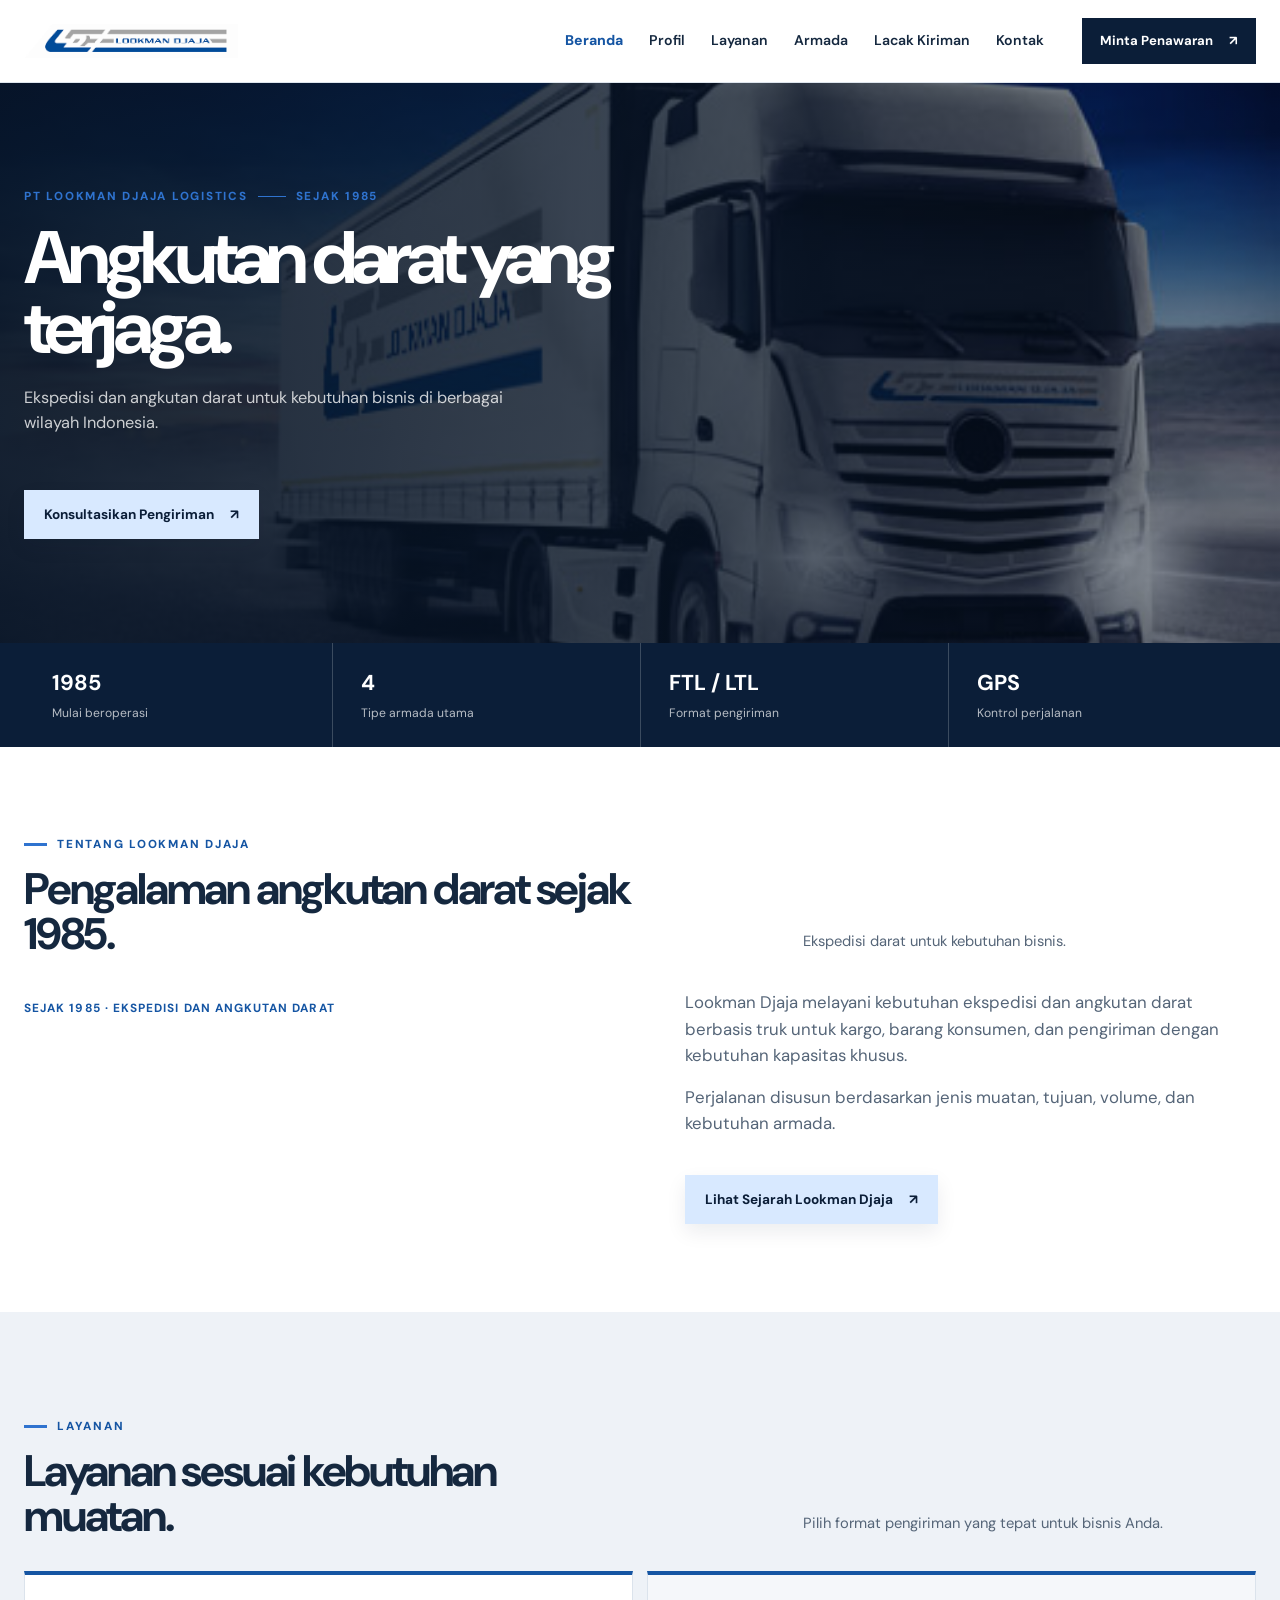
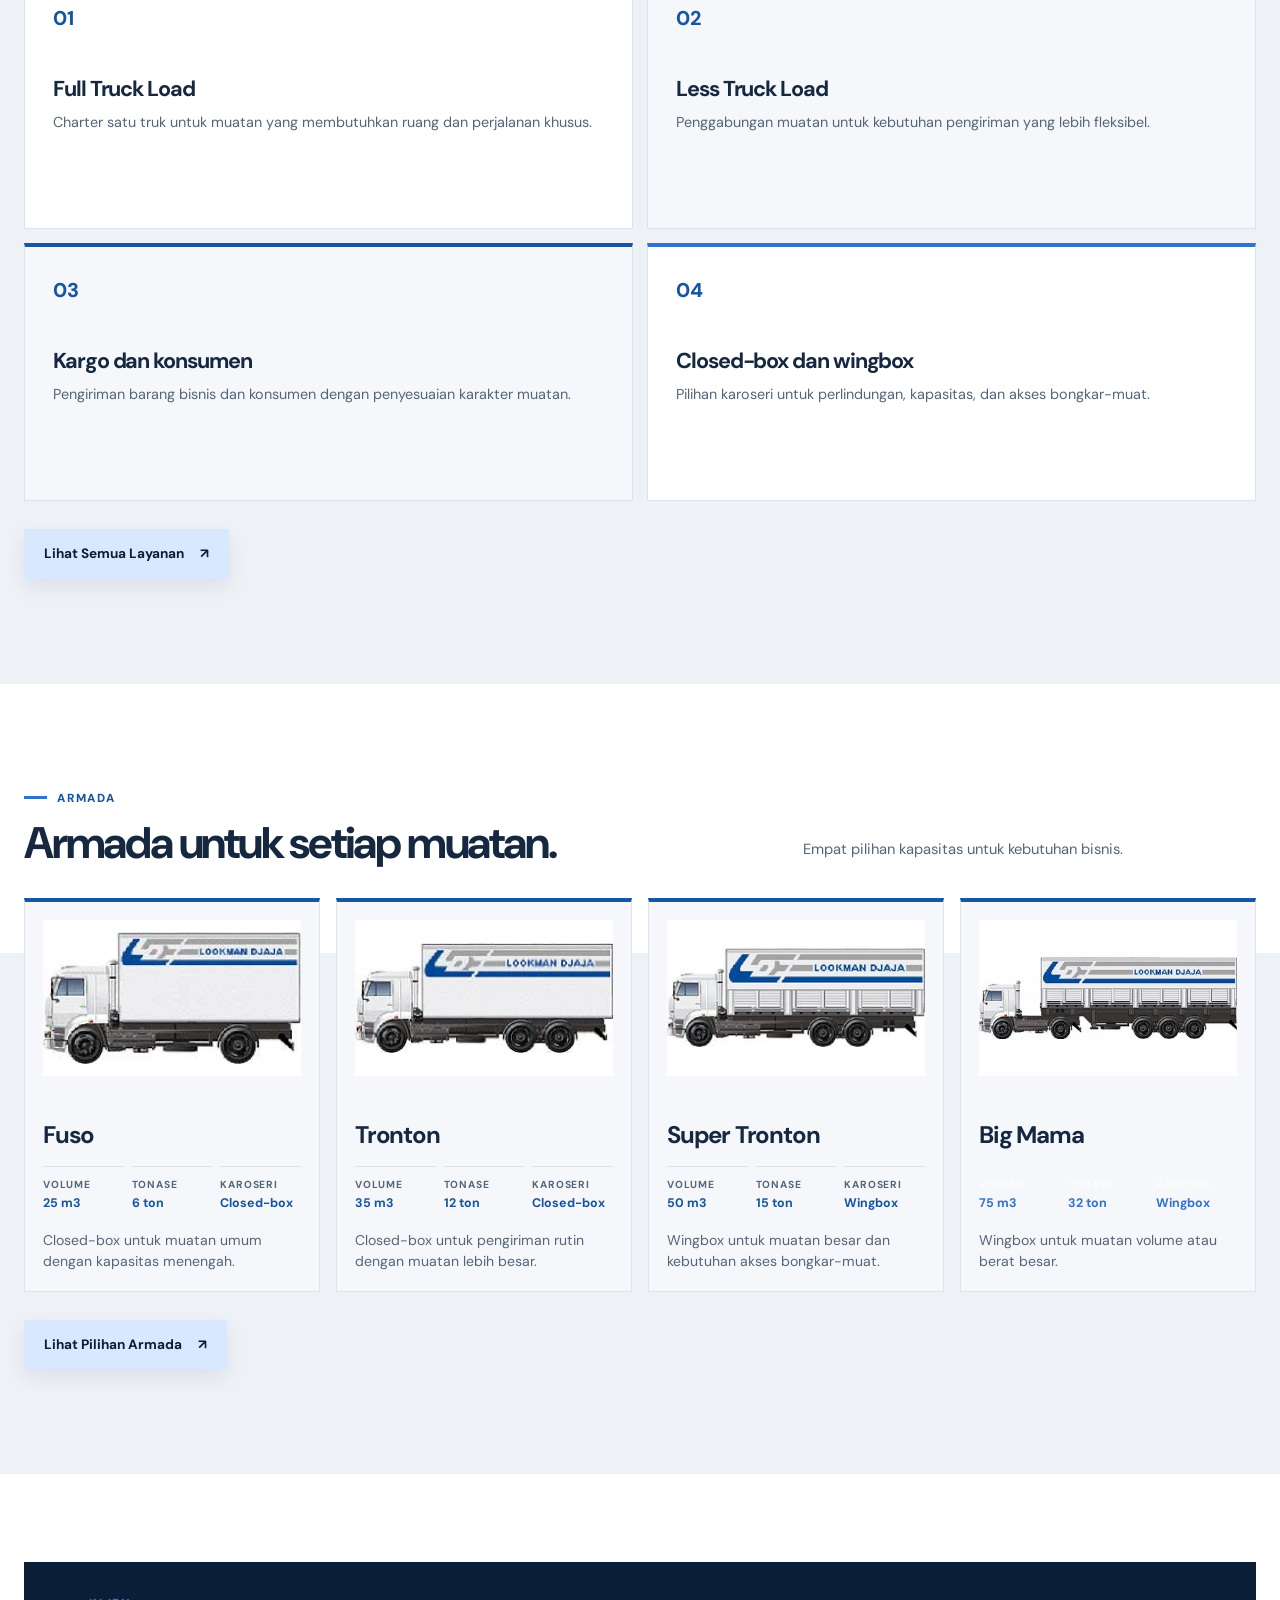
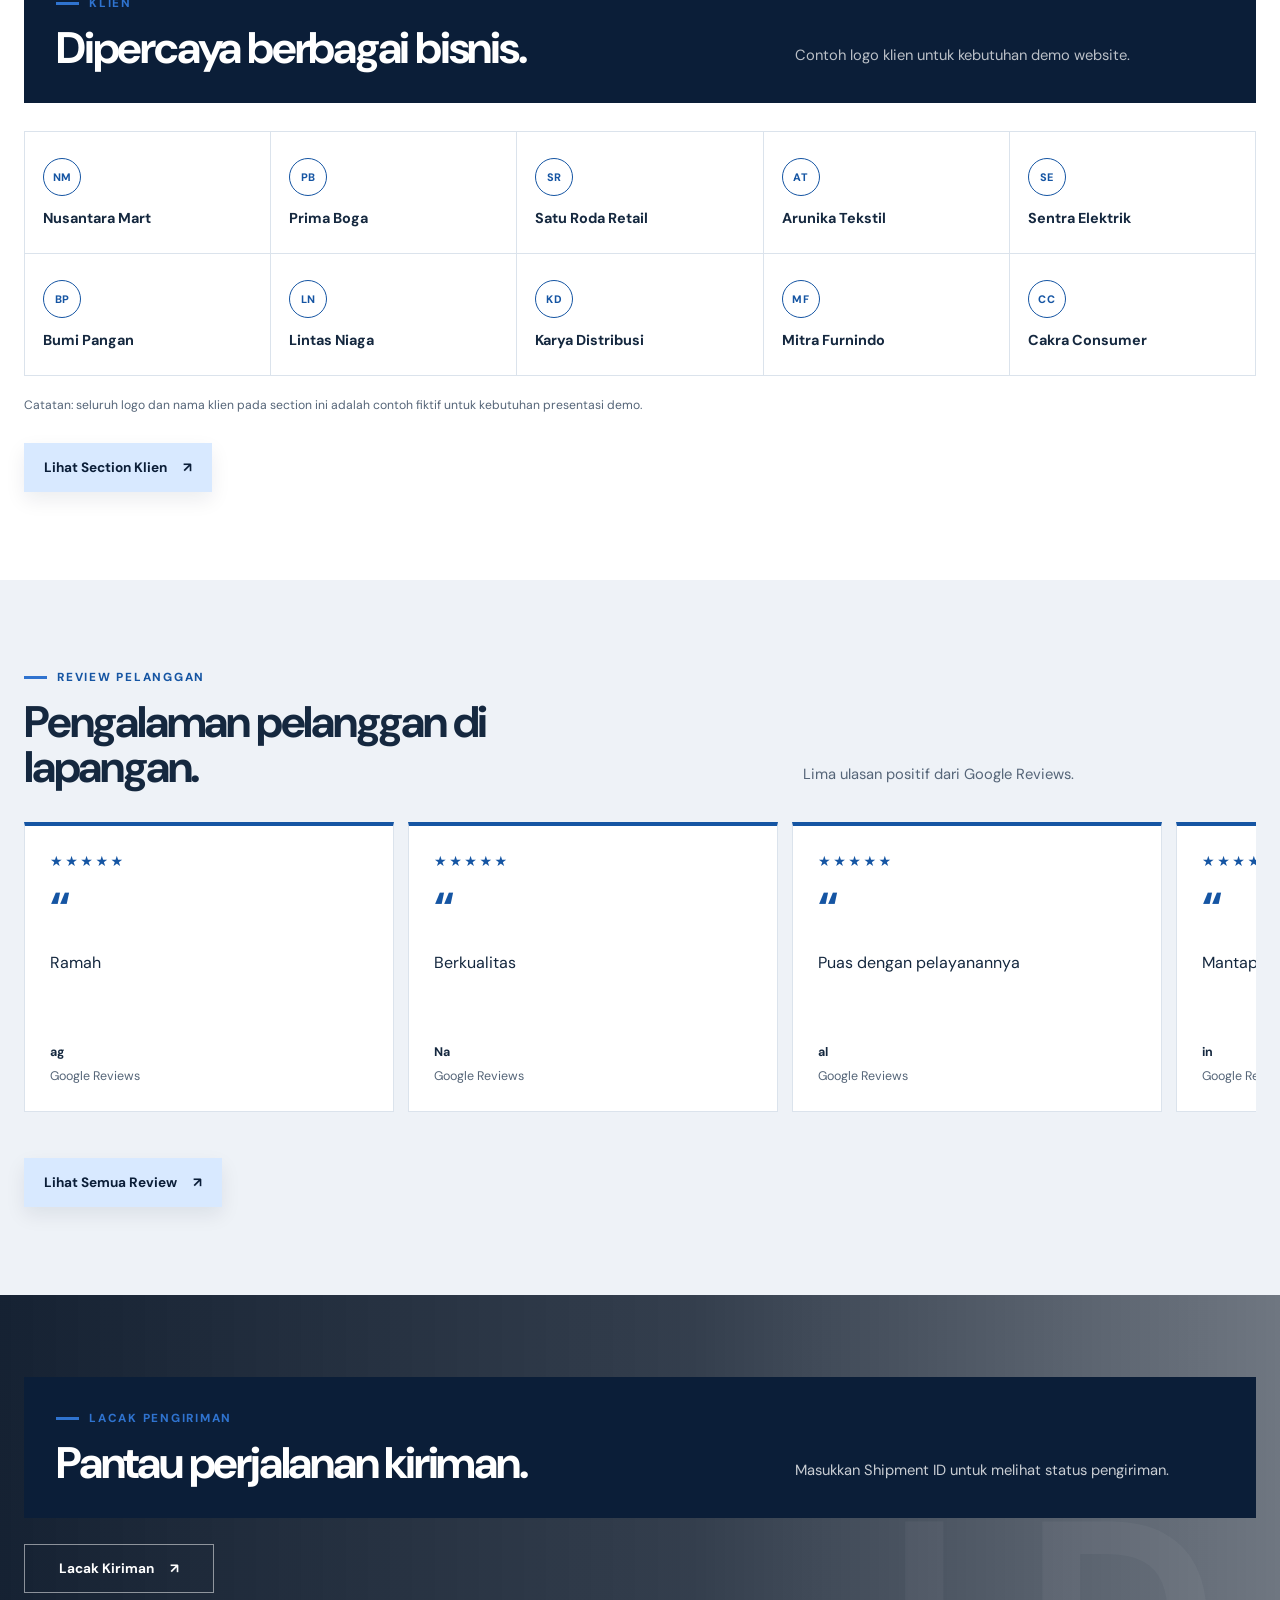
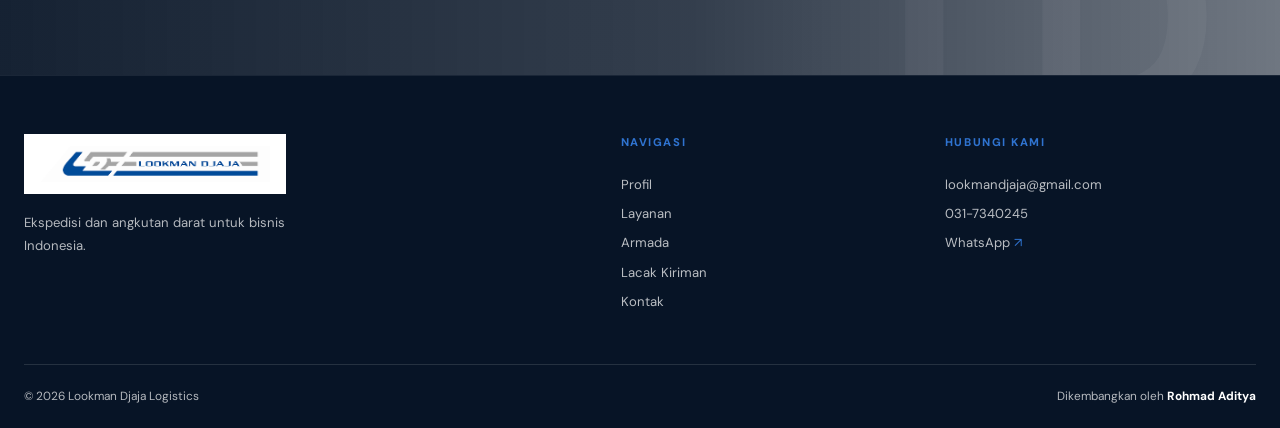
<file: index.html>
<!doctype html>
<html lang="id">
<head>
  <meta charset="utf-8">
  <meta name="viewport" content="width=device-width, initial-scale=1">
  <title>Lookman Djaja Logistics | Ekspedisi dan Angkutan Darat</title>
  <meta name="description" content="Ekspedisi dan angkutan darat Lookman Djaja Logistics untuk kebutuhan kargo, barang konsumen, dan distribusi bisnis di Indonesia.">
  <link rel="preconnect" href="https://fonts.googleapis.com">
  <link rel="preconnect" href="https://fonts.gstatic.com" crossorigin>
  <link href="https://fonts.googleapis.com/css2?family=DM+Sans:wght@400;500;600;700;800&display=swap" rel="stylesheet">
  <link rel="stylesheet" href="css/site.css">
<link rel="canonical" href="https://www.lookmandjaja.com/"><meta name="robots" content="index,follow"><meta name="author" content="Lookman Djaja Logistics"><meta name="theme-color" content="#0b1e38"><meta property="og:type" content="website"><meta property="og:locale" content="id_ID"><meta property="og:site_name" content="Lookman Djaja Logistics"><meta property="og:title" content="Lookman Djaja Logistics | Ekspedisi dan Angkutan Darat"><meta property="og:description" content="Ekspedisi dan angkutan darat Lookman Djaja Logistics untuk kebutuhan kargo, barang konsumen, dan distribusi bisnis di Indonesia."><meta property="og:url" content="https://www.lookmandjaja.com/"><meta property="og:image" content="https://www.lookmandjaja.com/assets/images/cta-logistics-hd.jpg"><meta name="twitter:card" content="summary_large_image"><meta name="twitter:title" content="Lookman Djaja Logistics | Ekspedisi dan Angkutan Darat"><meta name="twitter:description" content="Ekspedisi dan angkutan darat Lookman Djaja Logistics untuk kebutuhan kargo, barang konsumen, dan distribusi bisnis di Indonesia."><meta name="twitter:image" content="https://www.lookmandjaja.com/assets/images/cta-logistics-hd.jpg"><script type="application/ld+json">{"@context":"https://schema.org","@graph":[{"@type":"Organization","@id":"https://www.lookmandjaja.com/#organization","name":"Lookman Djaja Logistics","url":"https://www.lookmandjaja.com/","logo":"https://www.lookmandjaja.com/assets/official/lookman-logo.png","foundingDate":"1985","email":"lookmandjaja@gmail.com","telephone":"+62317340245","areaServed":"Indonesia"},{"@type":"WebSite","@id":"https://www.lookmandjaja.com/#website","url":"https://www.lookmandjaja.com/","name":"Lookman Djaja Logistics","publisher":{"@id":"https://www.lookmandjaja.com/#organization"},"inLanguage":"id-ID"}]}</script></head>
<body>
  <header class="site-header"><div class="container header-inner"><a class="brand" href="index.html" aria-label="Lookman Djaja Logistics"><img src="assets/official/lookman-logo.png" alt="Lookman Djaja Logistics" width="505" height="79"></a><button class="menu-toggle" type="button" aria-label="Buka menu" data-menu>☰</button><nav class="main-nav" data-nav aria-label="Navigasi utama"><a class="active" href="index.html">Beranda</a><a class="" href="profil.html">Profil</a><a class="" href="layanan.html">Layanan</a><a class="" href="armada.html">Armada</a><a class="" href="tracking.html">Lacak Kiriman</a><a class="" href="kontak.html">Kontak</a></nav><a class="header-cta" href="https://wa.me/6281213283987" target="_blank" rel="noopener">Minta Penawaran <span>↗</span></a></div></header>

  <main id="top">
    <section class="hero home-hero">
      <div class="container hero-inner">
        <div class="hero-copy">
          <p class="kicker">PT Lookman Djaja Logistics <span></span> Sejak 1985</p>
          <h1>Angkutan darat yang terjaga.</h1>
          <p class="hero-lead">Ekspedisi dan angkutan darat untuk kebutuhan bisnis di berbagai wilayah Indonesia.</p>
          <div class="hero-actions">
            <a class="button home-section-cta" href="https://wa.me/6281213283987" target="_blank" rel="noopener">Konsultasikan Pengiriman <span>↗</span></a>
          </div>
        </div>
        <div class="hero-media">
          <img src="assets/official/profile-01.jpg" alt="Armada Lookman Djaja di jalan raya" width="510" height="330">
          <div class="hero-caption"><strong>Sumatera · Jawa · Bali · NTB</strong><span>Koridor layanan darat</span></div>
        </div>
      </div>
    </section>

    <section class="stats-bar" aria-label="Ringkasan perusahaan">
      <div class="container stats-grid">
        <div><strong>1985</strong><span>Mulai beroperasi</span></div>
        <div><strong>4</strong><span>Tipe armada utama</span></div>
        <div><strong>FTL / LTL</strong><span>Format pengiriman</span></div>
        <div><strong>GPS</strong><span>Kontrol perjalanan</span></div>
      </div>
    </section>

    <section class="section profile-section home-about-section" id="profil"><div class="container"><div class="home-section-heading"><div><p class="eyebrow">Tentang Lookman Djaja</p><h2>Pengalaman angkutan darat sejak 1985.</h2></div><p>Ekspedisi darat untuk kebutuhan bisnis.</p></div><div class="home-about-grid"><div class="home-about-tag">Sejak 1985 · Ekspedisi dan angkutan darat</div><div class="section-copy"><p>Lookman Djaja melayani kebutuhan ekspedisi dan angkutan darat berbasis truk untuk kargo, barang konsumen, dan pengiriman dengan kebutuhan kapasitas khusus.</p><p>Perjalanan disusun berdasarkan jenis muatan, tujuan, volume, dan kebutuhan armada.</p><a class="button home-section-cta" href="profil.html#sejarah">Lihat Sejarah Lookman Djaja <span>↗</span></a></div></div></div></section>

    <section class="section services-section home-services-section" id="layanan"><div class="container"><div class="home-section-heading"><div><p class="eyebrow">Layanan</p><h2>Layanan sesuai kebutuhan muatan.</h2></div><p>Pilih format pengiriman yang tepat untuk bisnis Anda.</p></div><div class="services-catalog-grid home-services-grid"><article class="service-catalog-card"><span>01</span><h3>Full Truck Load</h3><p>Charter satu truk untuk muatan yang membutuhkan ruang dan perjalanan khusus.</p></article><article class="service-catalog-card"><span>02</span><h3>Less Truck Load</h3><p>Penggabungan muatan untuk kebutuhan pengiriman yang lebih fleksibel.</p></article><article class="service-catalog-card"><span>03</span><h3>Kargo dan konsumen</h3><p>Pengiriman barang bisnis dan konsumen dengan penyesuaian karakter muatan.</p></article><article class="service-catalog-card"><span>04</span><h3>Closed-box dan wingbox</h3><p>Pilihan karoseri untuk perlindungan, kapasitas, dan akses bongkar-muat.</p></article></div><a class="button button-primary home-section-cta" href="layanan.html#layanan-utama">Lihat Semua Layanan <span>↗</span></a></div></section>

    <section class="section fleet-section home-fleet-section" id="armada"><div class="container"><div class="home-section-heading"><div><p class="eyebrow">Armada</p><h2>Armada untuk setiap muatan.</h2></div><p>Empat pilihan kapasitas untuk kebutuhan bisnis.</p></div><div class="fleet-catalog-grid home-fleet-grid"><article class="fleet-catalog-card"><div class="fleet-catalog-image"><img src="assets/official/truck-01.jpg" alt="Armada Fuso Lookman Djaja" width="227" height="116"></div><div class="fleet-catalog-copy"><h3>Fuso</h3><div class="home-fleet-specs"><div><span>Volume</span><strong>25 m3</strong></div><div><span>Tonase</span><strong>6 ton</strong></div><div><span>Karoseri</span><strong>Closed-box</strong></div></div><p>Closed-box untuk muatan umum dengan kapasitas menengah.</p></div></article><article class="fleet-catalog-card"><div class="fleet-catalog-image"><img src="assets/official/truck-02.jpg" alt="Armada Tronton Lookman Djaja" width="263" height="112"></div><div class="fleet-catalog-copy"><h3>Tronton</h3><div class="home-fleet-specs"><div><span>Volume</span><strong>35 m3</strong></div><div><span>Tonase</span><strong>12 ton</strong></div><div><span>Karoseri</span><strong>Closed-box</strong></div></div><p>Closed-box untuk pengiriman rutin dengan muatan lebih besar.</p></div></article><article class="fleet-catalog-card"><div class="fleet-catalog-image"><img src="assets/official/truck-03.jpg" alt="Armada Super Tronton Lookman Djaja" width="304" height="116"></div><div class="fleet-catalog-copy"><h3>Super Tronton</h3><div class="home-fleet-specs"><div><span>Volume</span><strong>50 m3</strong></div><div><span>Tonase</span><strong>15 ton</strong></div><div><span>Karoseri</span><strong>Wingbox</strong></div></div><p>Wingbox untuk muatan besar dan kebutuhan akses bongkar-muat.</p></div></article><article class="fleet-catalog-card fleet-catalog-card-dark"><div class="fleet-catalog-image"><img src="assets/official/truck-04.jpg" alt="Armada Big Mama Lookman Djaja" width="408" height="130"></div><div class="fleet-catalog-copy"><h3>Big Mama</h3><div class="home-fleet-specs"><div><span>Volume</span><strong>75 m3</strong></div><div><span>Tonase</span><strong>32 ton</strong></div><div><span>Karoseri</span><strong>Wingbox</strong></div></div><p>Wingbox untuk muatan volume atau berat besar.</p></div></article></div><a class="button button-primary home-section-cta" href="armada.html#pilihan-armada">Lihat Pilihan Armada <span>↗</span></a></div></section>

    <section class="section profile-clients home-clients-section" id="klien"><div class="container"><div class="home-section-heading home-section-heading-dark"><div><p class="eyebrow">Klien</p><h2>Dipercaya berbagai bisnis.</h2></div><p>Contoh logo klien untuk kebutuhan demo website.</p></div><div class="profile-client-logos home-client-logos" aria-label="Logo klien demo"><div class="profile-client-logo"><span>NM</span><strong>Nusantara Mart</strong></div><div class="profile-client-logo"><span>PB</span><strong>Prima Boga</strong></div><div class="profile-client-logo"><span>SR</span><strong>Satu Roda Retail</strong></div><div class="profile-client-logo"><span>AT</span><strong>Arunika Tekstil</strong></div><div class="profile-client-logo"><span>SE</span><strong>Sentra Elektrik</strong></div><div class="profile-client-logo"><span>BP</span><strong>Bumi Pangan</strong></div><div class="profile-client-logo"><span>LN</span><strong>Lintas Niaga</strong></div><div class="profile-client-logo"><span>KD</span><strong>Karya Distribusi</strong></div><div class="profile-client-logo"><span>MF</span><strong>Mitra Furnindo</strong></div><div class="profile-client-logo"><span>CC</span><strong>Cakra Consumer</strong></div></div><p class="profile-client-note">Catatan: seluruh logo dan nama klien pada section ini adalah contoh fiktif untuk kebutuhan presentasi demo.</p><a class="button button-primary home-section-cta" href="profil.html#klien">Lihat Section Klien <span>↗</span></a></div></section>

    <section class="section service-reviews home-review-section" id="review"><div class="container"><div class="home-section-heading"><div><p class="eyebrow">Review pelanggan</p><h2>Pengalaman pelanggan di lapangan.</h2></div><p>Lima ulasan positif dari Google Reviews.</p></div><div class="service-reviews-track" aria-label="Review pelanggan" tabindex="0"><article class="service-review-card"><div class="review-stars" aria-label="5 dari 5 bintang">★★★★★</div><span class="review-mark">“</span><blockquote>Ramah</blockquote><footer><strong>ag</strong><span>Google Reviews</span></footer></article><article class="service-review-card"><div class="review-stars" aria-label="5 dari 5 bintang">★★★★★</div><span class="review-mark">“</span><blockquote>Berkualitas</blockquote><footer><strong>Na</strong><span>Google Reviews</span></footer></article><article class="service-review-card"><div class="review-stars" aria-label="5 dari 5 bintang">★★★★★</div><span class="review-mark">“</span><blockquote>Puas dengan pelayanannya</blockquote><footer><strong>al</strong><span>Google Reviews</span></footer></article><article class="service-review-card"><div class="review-stars" aria-label="5 dari 5 bintang">★★★★★</div><span class="review-mark">“</span><blockquote>Mantap...semoga lebih maju dan berjaya</blockquote><footer><strong>in</strong><span>Google Reviews</span></footer></article><article class="service-review-card"><div class="review-stars" aria-label="5 dari 5 bintang">★★★★★</div><span class="review-mark">“</span><blockquote>Jasa ekspedisi barang yang cekatan dan tanggap.</blockquote><footer><strong>Da</strong><span>Google Reviews</span></footer></article></div><a class="button button-primary home-section-cta" href="layanan.html#review-pelanggan">Lihat Semua Review <span>↗</span></a></div></section>

    <section class="section tracking-section home-tracking-section" id="tracking"><div class="container home-tracking-inner"><div class="home-section-heading home-section-heading-dark"><div><p class="eyebrow">Lacak Pengiriman</p><h2>Pantau perjalanan kiriman.</h2></div><p>Masukkan Shipment ID untuk melihat status pengiriman.</p></div><div class="tracking-actions"><a class="button button-light" href="tracking.html">Lacak Kiriman <span>↗</span></a></div></div></section>
  </main>

  <footer class="footer"><div class="container footer-grid"><div class="footer-brand"><a class="footer-logo" href="index.html" aria-label="Lookman Djaja Logistics"><img src="assets/official/lookman-logo.png" alt="Lookman Djaja Logistics" width="505" height="79"></a><p>Ekspedisi dan angkutan darat untuk bisnis Indonesia.</p></div><div class="footer-links"><p class="footer-label">Navigasi</p><a href="profil.html">Profil</a><a href="layanan.html">Layanan</a><a href="armada.html">Armada</a><a href="tracking.html">Lacak Kiriman</a><a href="kontak.html">Kontak</a></div><div class="footer-contact"><p class="footer-label">Hubungi kami</p><a href="mailto:lookmandjaja@gmail.com">lookmandjaja@gmail.com</a><a href="tel:+62317340245">031-7340245</a><a href="https://wa.me/6281213283987" target="_blank" rel="noopener">WhatsApp <span>↗</span></a></div><div class="footer-bottom"><span>© 2026 Lookman Djaja Logistics</span><span>Dikembangkan oleh <a href="https://rohmadaditya.my.id" target="_blank" rel="noopener"><strong>Rohmad Aditya</strong></a></span></div></div></footer>
<script src="js/site.js" defer></script></body>
</html>
</file>
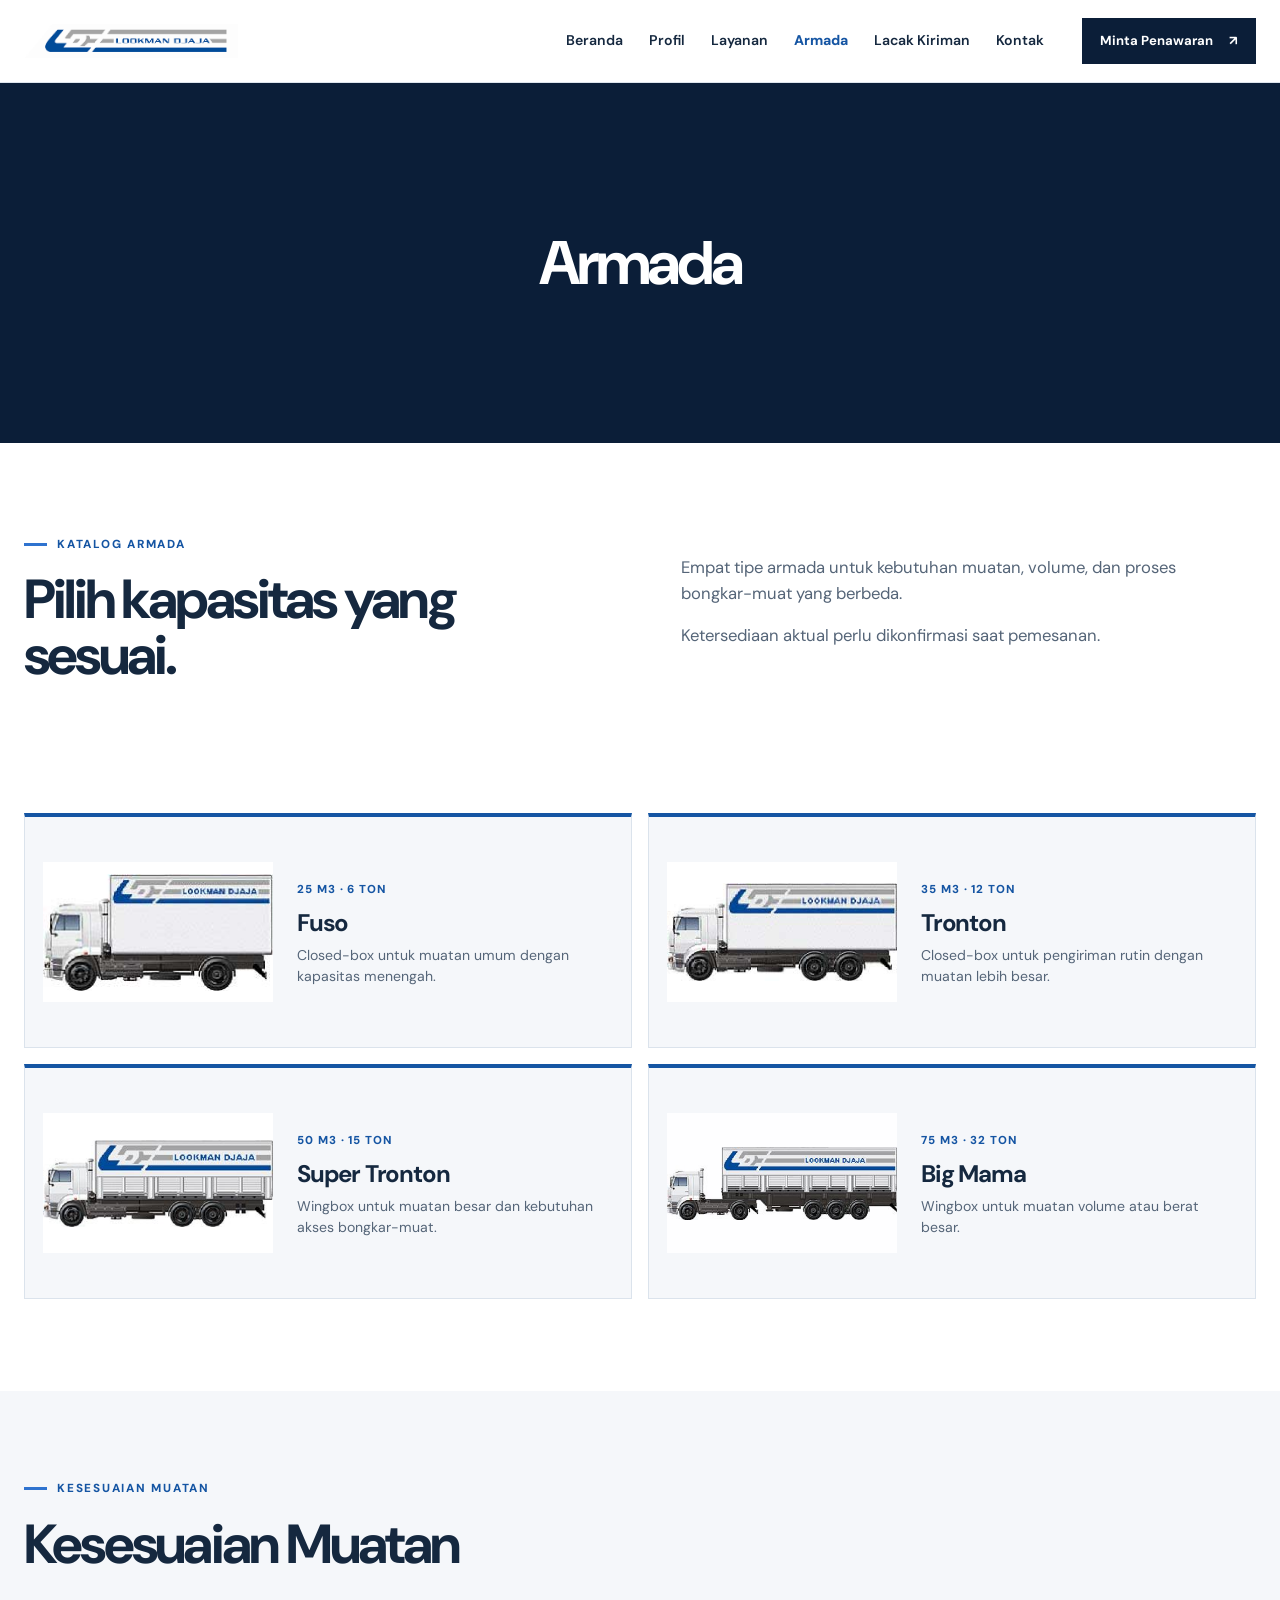
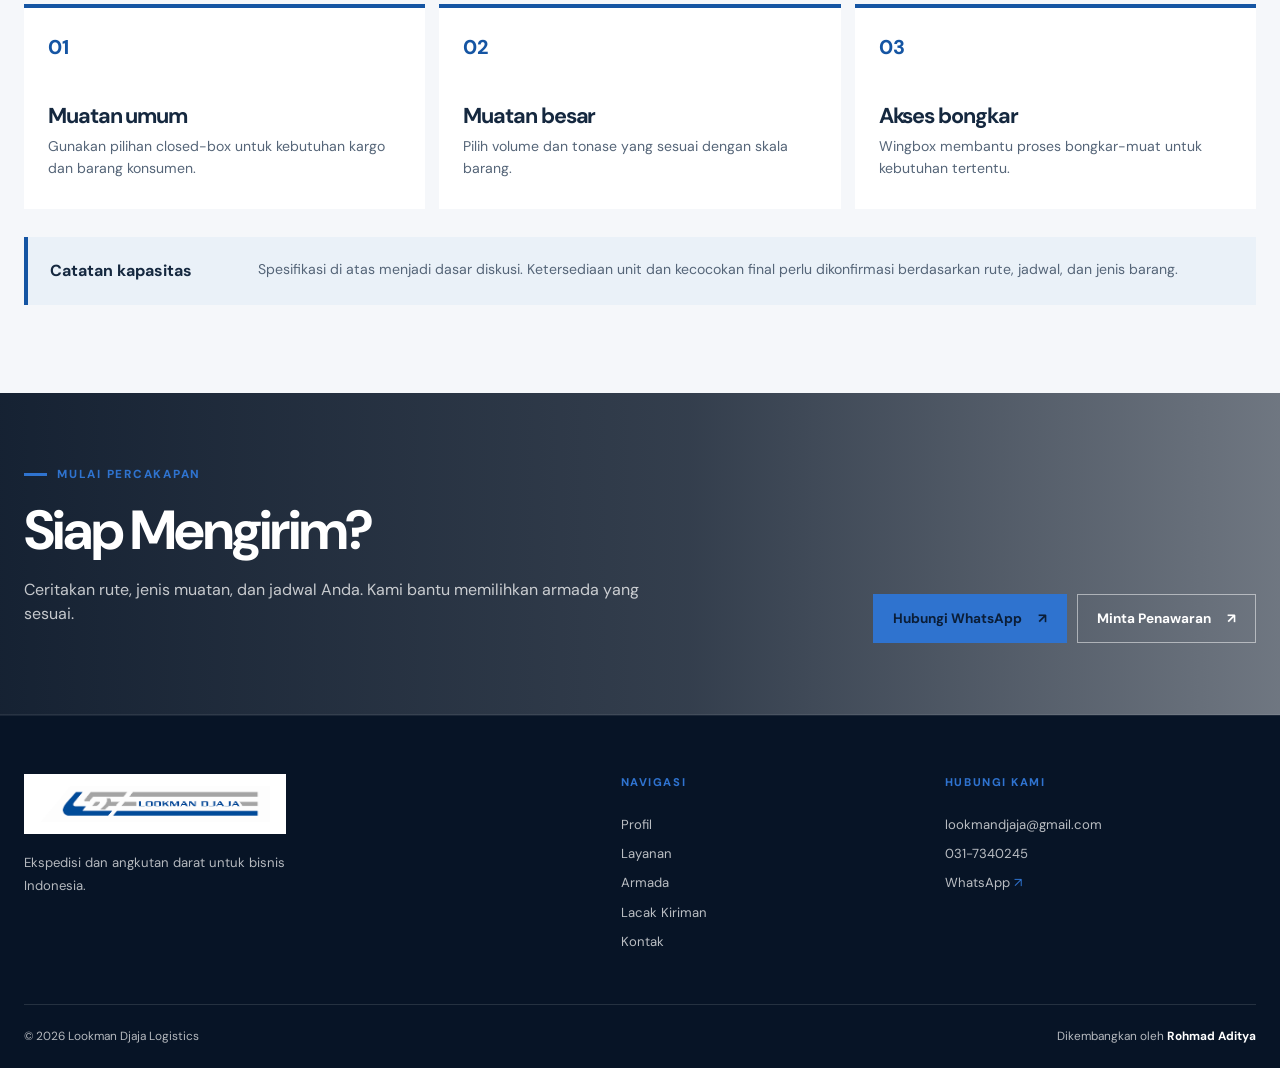
<file: armada.html>
<!doctype html><html lang="id"><head><meta charset="utf-8"><meta name="viewport" content="width=device-width,initial-scale=1"><title>Armada | Lookman Djaja Logistics</title><meta name="description" content="Pilihan armada Fuso, Tronton, Super Tronton, dan Big Mama dengan kapasitas untuk berbagai kebutuhan muatan."><link rel="stylesheet" href="css/site.css"><link rel="canonical" href="https://www.lookmandjaja.com/armada.html"><meta name="robots" content="index,follow"><meta name="author" content="Lookman Djaja Logistics"><meta name="theme-color" content="#0b1e38"><meta property="og:type" content="website"><meta property="og:locale" content="id_ID"><meta property="og:site_name" content="Lookman Djaja Logistics"><meta property="og:title" content="Armada | Lookman Djaja Logistics"><meta property="og:description" content="Pilihan armada Fuso, Tronton, Super Tronton, dan Big Mama dengan kapasitas untuk berbagai kebutuhan muatan."><meta property="og:url" content="https://www.lookmandjaja.com/armada.html"><meta property="og:image" content="https://www.lookmandjaja.com/assets/images/cta-logistics-hd.jpg"><meta name="twitter:card" content="summary_large_image"><meta name="twitter:title" content="Armada | Lookman Djaja Logistics"><meta name="twitter:description" content="Pilihan armada Fuso, Tronton, Super Tronton, dan Big Mama dengan kapasitas untuk berbagai kebutuhan muatan."><meta name="twitter:image" content="https://www.lookmandjaja.com/assets/images/cta-logistics-hd.jpg"></head><body><header class="site-header"><div class="container header-inner"><a class="brand" href="index.html" aria-label="Lookman Djaja Logistics"><img src="assets/official/lookman-logo.png" alt="Lookman Djaja Logistics" width="505" height="79"></a><button class="menu-toggle" type="button" aria-label="Buka menu" data-menu>☰</button><nav class="main-nav" data-nav aria-label="Navigasi utama"><a class="" href="index.html">Beranda</a><a class="" href="profil.html">Profil</a><a class="" href="layanan.html">Layanan</a><a class="active" href="armada.html">Armada</a><a class="" href="tracking.html">Lacak Kiriman</a><a class="" href="kontak.html">Kontak</a></nav><a class="header-cta" href="https://wa.me/6281213283987" target="_blank" rel="noopener">Minta Penawaran <span>↗</span></a></div></header><main><section class="page-hero fleet-page fleet-page-hero"><div class="container"><h1>Armada</h1></div></section>
<section class="fleet-intro"><div class="container fleet-intro-grid"><div><p class="eyebrow">Katalog armada</p><h2>Pilih kapasitas yang sesuai.</h2></div><div class="fleet-intro-copy"><p>Empat tipe armada untuk kebutuhan muatan, volume, dan proses bongkar-muat yang berbeda.</p><p>Ketersediaan aktual perlu dikonfirmasi saat pemesanan.</p></div></div></section>
<section class="fleet-catalog" id="pilihan-armada"><div class="container"><div class="fleet-catalog-grid"><article class="fleet-catalog-card"><div class="fleet-catalog-image"><img src="assets/official/truck-01.jpg" alt="Armada Fuso Lookman Djaja" width="227" height="116"></div><div class="fleet-catalog-copy"><span>25 m3 · 6 ton</span><h3>Fuso</h3><p>Closed-box untuk muatan umum dengan kapasitas menengah.</p></div></article><article class="fleet-catalog-card"><div class="fleet-catalog-image"><img src="assets/official/truck-02.jpg" alt="Armada Tronton Lookman Djaja" width="263" height="112"></div><div class="fleet-catalog-copy"><span>35 m3 · 12 ton</span><h3>Tronton</h3><p>Closed-box untuk pengiriman rutin dengan muatan lebih besar.</p></div></article><article class="fleet-catalog-card"><div class="fleet-catalog-image"><img src="assets/official/truck-03.jpg" alt="Armada Super Tronton Lookman Djaja" width="304" height="116"></div><div class="fleet-catalog-copy"><span>50 m3 · 15 ton</span><h3>Super Tronton</h3><p>Wingbox untuk muatan besar dan kebutuhan akses bongkar-muat.</p></div></article><article class="fleet-catalog-card fleet-catalog-card-dark"><div class="fleet-catalog-image"><img src="assets/official/truck-04.jpg" alt="Armada Big Mama Lookman Djaja" width="408" height="130"></div><div class="fleet-catalog-copy"><span>75 m3 · 32 ton</span><h3>Big Mama</h3><p>Wingbox untuk muatan volume atau berat besar.</p></div></article></div></div></section>
<section class="fleet-fit"><div class="container"><div class="fleet-fit-heading"><p class="eyebrow">Kesesuaian muatan</p><h2>Kesesuaian Muatan</h2></div><div class="fleet-fit-grid"><article><span>01</span><h3>Muatan umum</h3><p>Gunakan pilihan closed-box untuk kebutuhan kargo dan barang konsumen.</p></article><article><span>02</span><h3>Muatan besar</h3><p>Pilih volume dan tonase yang sesuai dengan skala barang.</p></article><article><span>03</span><h3>Akses bongkar</h3><p>Wingbox membantu proses bongkar-muat untuk kebutuhan tertentu.</p></article></div><div class="fleet-note"><strong>Catatan kapasitas</strong><p>Spesifikasi di atas menjadi dasar diskusi. Ketersediaan unit dan kecocokan final perlu dikonfirmasi berdasarkan rute, jadwal, dan jenis barang.</p></div></div></section>
<section class="compact-cta"><div class="container compact-cta-inner"><div><p class="eyebrow">Mulai percakapan</p><h2>Siap Mengirim?</h2><p>Ceritakan rute, jenis muatan, dan jadwal Anda. Kami bantu memilihkan armada yang sesuai.</p></div><div class="compact-cta-actions"><a class="button button-primary" href="https://wa.me/6281213283987" target="_blank" rel="noopener">Hubungi WhatsApp <span>↗</span></a><a class="button button-light" href="kontak.html">Minta Penawaran <span>↗</span></a></div></div></section></main><footer class="footer"><div class="container footer-grid"><div class="footer-brand"><a class="footer-logo" href="index.html" aria-label="Lookman Djaja Logistics"><img src="assets/official/lookman-logo.png" alt="Lookman Djaja Logistics" width="505" height="79"></a><p>Ekspedisi dan angkutan darat untuk bisnis Indonesia.</p></div><div class="footer-links"><p class="footer-label">Navigasi</p><a href="profil.html">Profil</a><a href="layanan.html">Layanan</a><a href="armada.html">Armada</a><a href="tracking.html">Lacak Kiriman</a><a href="kontak.html">Kontak</a></div><div class="footer-contact"><p class="footer-label">Hubungi kami</p><a href="mailto:lookmandjaja@gmail.com">lookmandjaja@gmail.com</a><a href="tel:+62317340245">031-7340245</a><a href="https://wa.me/6281213283987" target="_blank" rel="noopener">WhatsApp <span>↗</span></a></div><div class="footer-bottom"><span>© 2026 Lookman Djaja Logistics</span><span>Dikembangkan oleh <a href="https://rohmadaditya.my.id" target="_blank" rel="noopener"><strong>Rohmad Aditya</strong></a></span></div></div></footer><script src="js/site.js" defer></script></body></html>
</file>
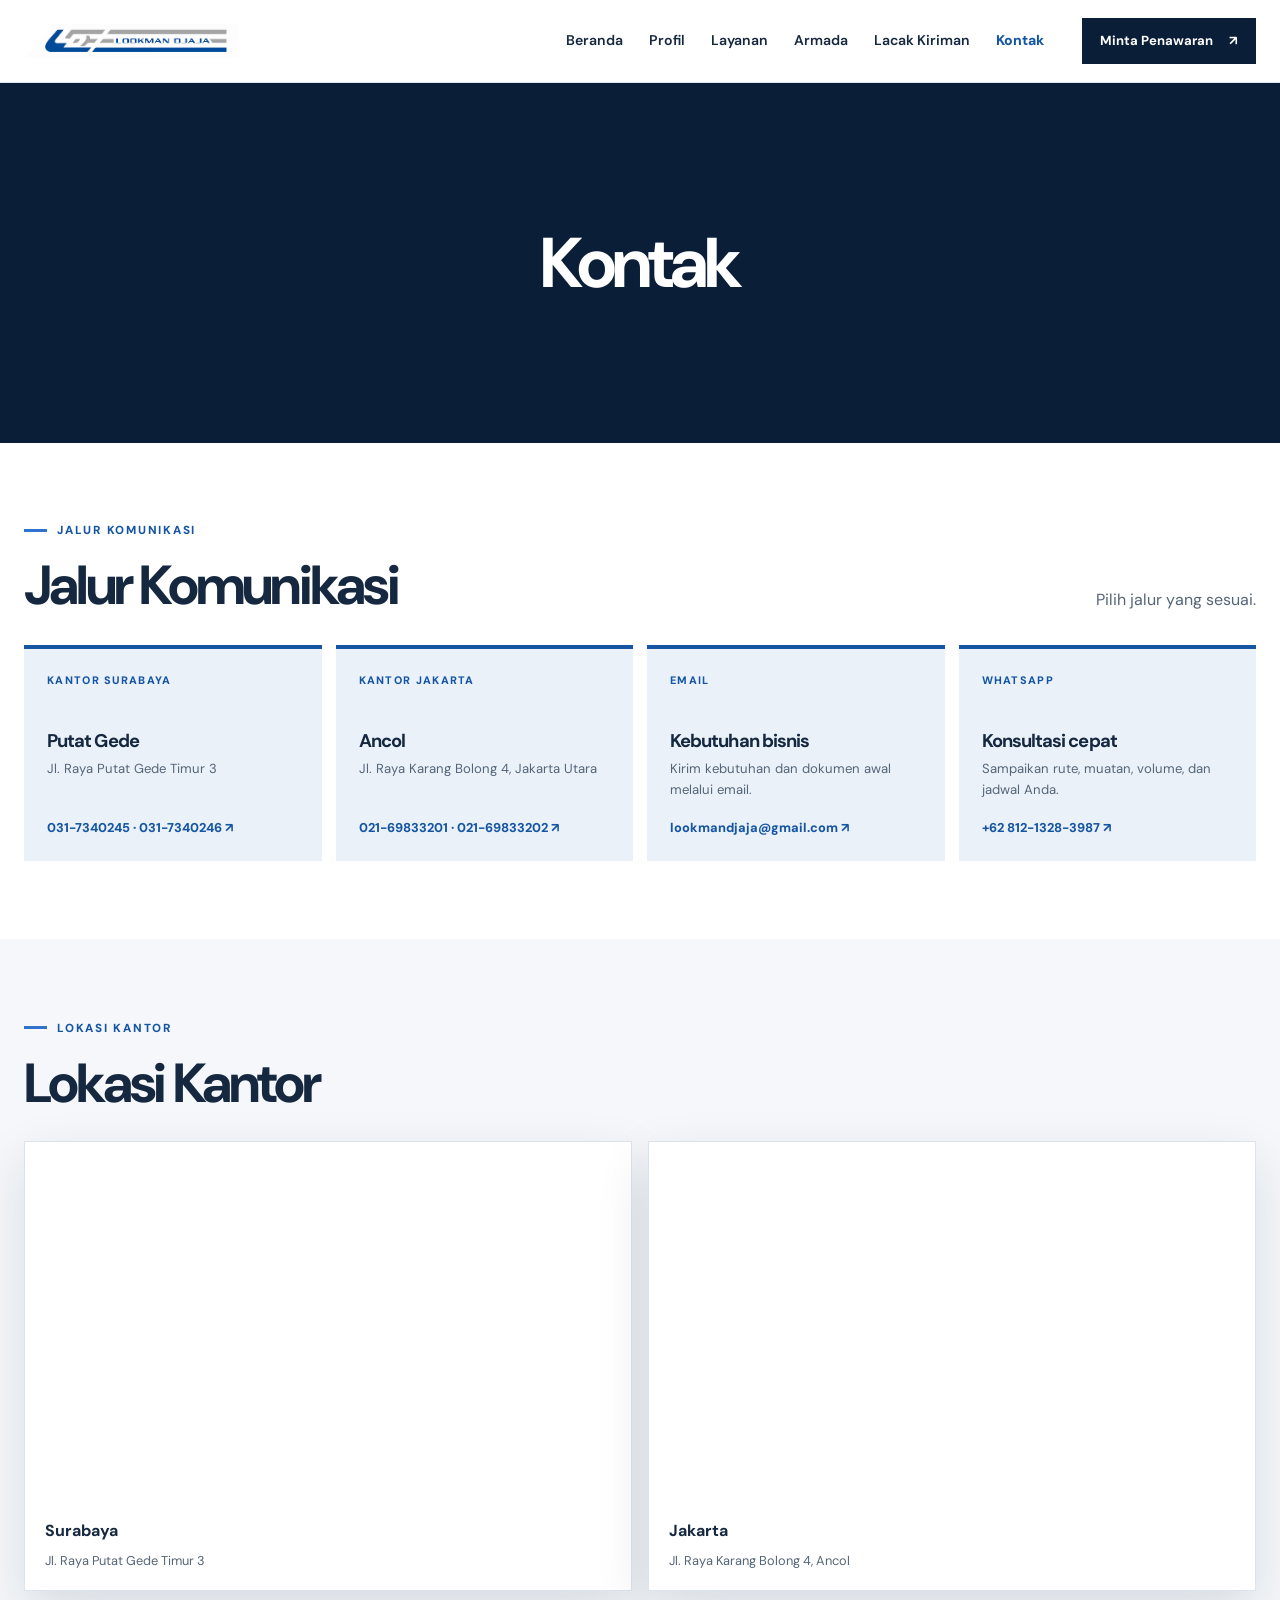
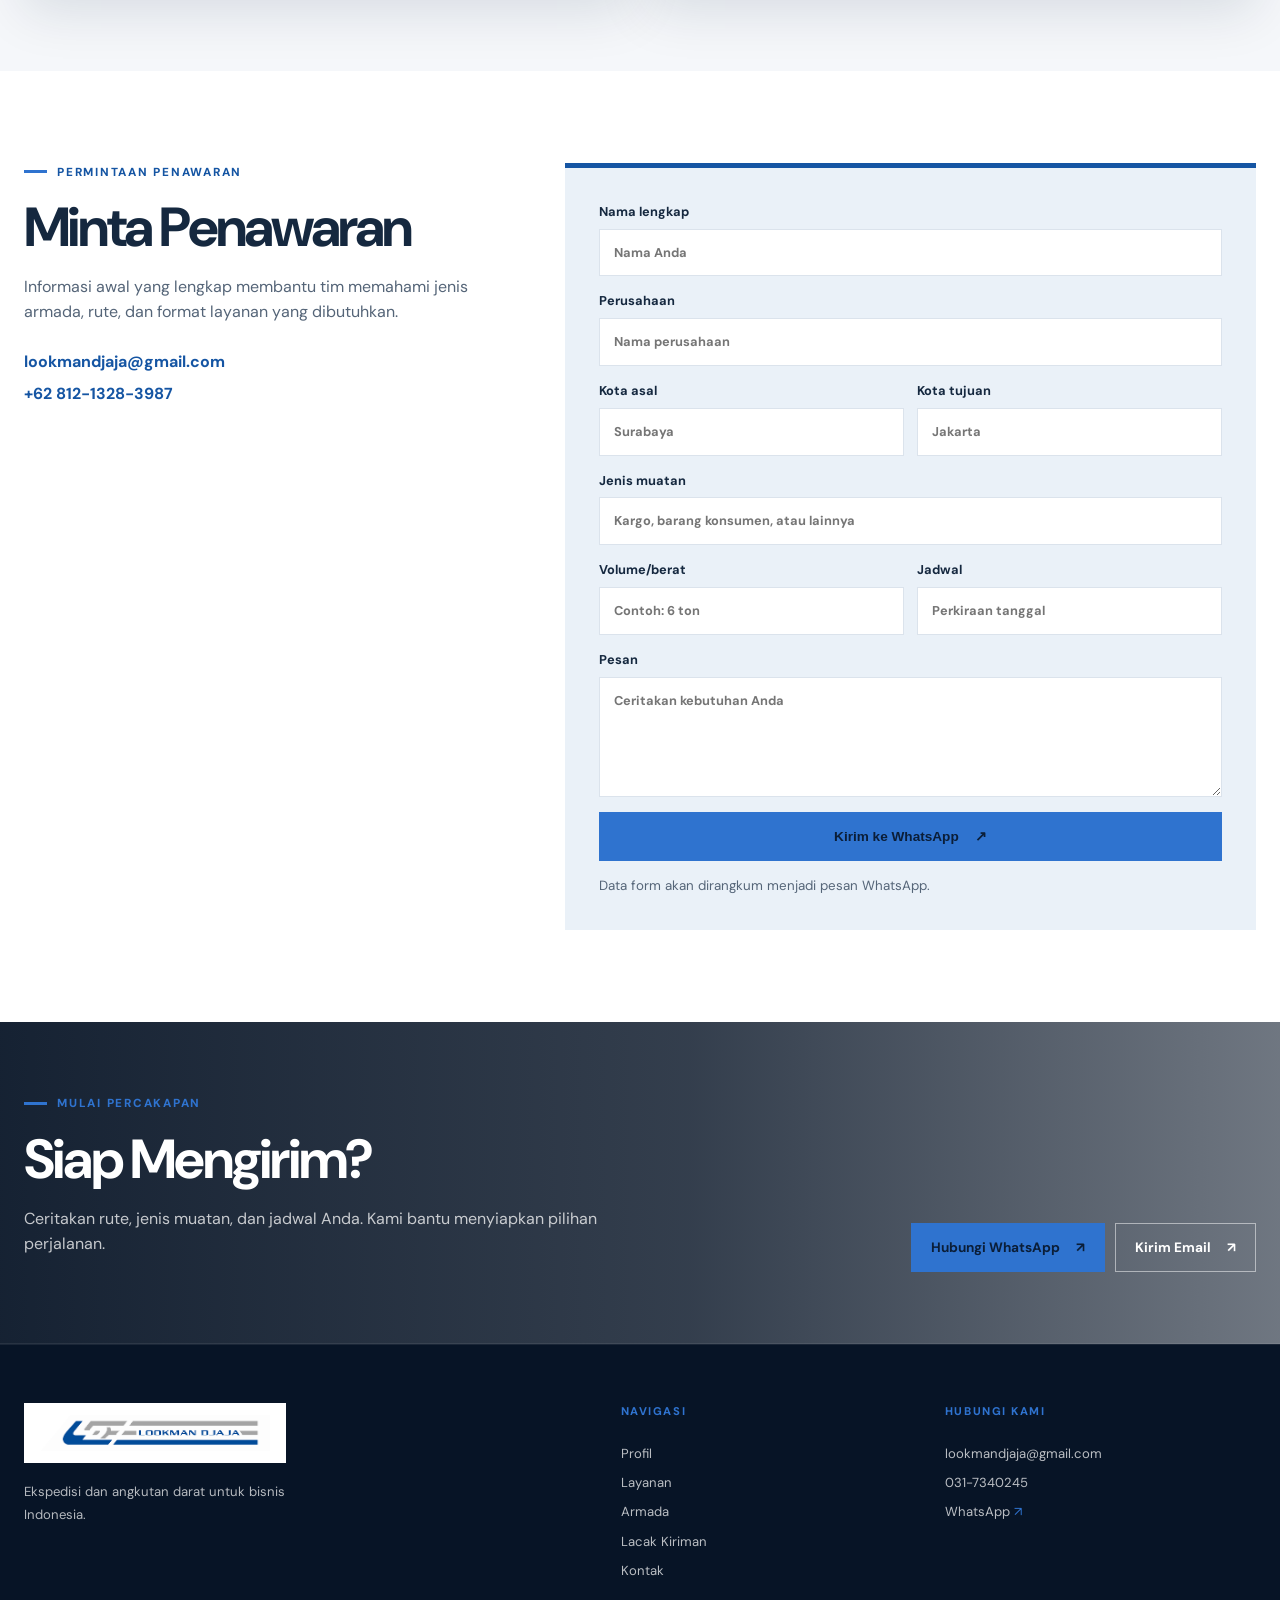
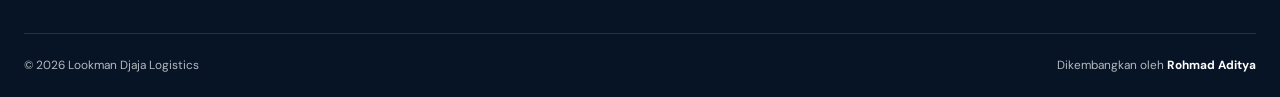
<file: kontak.html>
<!doctype html><html lang="id"><head><meta charset="utf-8"><meta name="viewport" content="width=device-width,initial-scale=1"><title>Kontak | Lookman Djaja Logistics</title><meta name="description" content="Hubungi Lookman Djaja Logistics untuk kebutuhan ekspedisi, angkutan darat, dan konsultasi pengiriman."><link rel="stylesheet" href="css/site.css"><link rel="canonical" href="https://www.lookmandjaja.com/kontak.html"><meta name="robots" content="index,follow"><meta name="author" content="Lookman Djaja Logistics"><meta name="theme-color" content="#0b1e38"><meta property="og:type" content="website"><meta property="og:locale" content="id_ID"><meta property="og:site_name" content="Lookman Djaja Logistics"><meta property="og:title" content="Kontak | Lookman Djaja Logistics"><meta property="og:description" content="Hubungi Lookman Djaja Logistics untuk kebutuhan ekspedisi, angkutan darat, dan konsultasi pengiriman."><meta property="og:url" content="https://www.lookmandjaja.com/kontak.html"><meta property="og:image" content="https://www.lookmandjaja.com/assets/images/cta-logistics-hd.jpg"><meta name="twitter:card" content="summary_large_image"><meta name="twitter:title" content="Kontak | Lookman Djaja Logistics"><meta name="twitter:description" content="Hubungi Lookman Djaja Logistics untuk kebutuhan ekspedisi, angkutan darat, dan konsultasi pengiriman."><meta name="twitter:image" content="https://www.lookmandjaja.com/assets/images/cta-logistics-hd.jpg"></head><body><header class="site-header"><div class="container header-inner"><a class="brand" href="index.html" aria-label="Lookman Djaja Logistics"><img src="assets/official/lookman-logo.png" alt="Lookman Djaja Logistics" width="505" height="79"></a><button class="menu-toggle" type="button" aria-label="Buka menu" data-menu>☰</button><nav class="main-nav" data-nav aria-label="Navigasi utama"><a class="" href="index.html">Beranda</a><a class="" href="profil.html">Profil</a><a class="" href="layanan.html">Layanan</a><a class="" href="armada.html">Armada</a><a class="" href="tracking.html">Lacak Kiriman</a><a class="active" href="kontak.html">Kontak</a></nav><a class="header-cta" href="https://wa.me/6281213283987" target="_blank" rel="noopener">Minta Penawaran <span>↗</span></a></div></header><main><section class="page-hero contact-page contact-page-hero"><div class="container"><h1>Kontak</h1></div></section>
<section class="contact-directory"><div class="container"><div class="contact-directory-heading"><div><p class="eyebrow">Jalur komunikasi</p><h2>Jalur Komunikasi</h2></div><p>Pilih jalur yang sesuai.</p></div><div class="contact-directory-grid"><article class="contact-info-card"><span class="contact-info-label">Kantor Surabaya</span><h3>Putat Gede</h3><p>Jl. Raya Putat Gede Timur 3</p><a href="tel:+62317340245">031-7340245 · 031-7340246 ↗</a></article><article class="contact-info-card"><span class="contact-info-label">Kantor Jakarta</span><h3>Ancol</h3><p>Jl. Raya Karang Bolong 4, Jakarta Utara</p><a href="tel:+622169833201">021-69833201 · 021-69833202 ↗</a></article><article class="contact-info-card"><span class="contact-info-label">Email</span><h3>Kebutuhan bisnis</h3><p>Kirim kebutuhan dan dokumen awal melalui email.</p><a href="mailto:lookmandjaja@gmail.com">lookmandjaja@gmail.com ↗</a></article><article class="contact-info-card"><span class="contact-info-label">WhatsApp</span><h3>Konsultasi cepat</h3><p>Sampaikan rute, muatan, volume, dan jadwal Anda.</p><a href="https://wa.me/6281213283987" target="_blank" rel="noopener">+62 812-1328-3987 ↗</a></article></div></div></section>
<section class="contact-maps"><div class="container"><div class="contact-maps-heading"><p class="eyebrow">Lokasi kantor</p><h2>Lokasi Kantor</h2></div><div class="contact-map-grid"><article class="contact-map-card"><iframe title="Peta kantor Lookman Djaja Surabaya" src="https://www.google.com/maps?q=Jl.%20Raya%20Putat%20Gede%20Timur%203%2C%20Surabaya&output=embed" loading="lazy" referrerpolicy="no-referrer-when-downgrade" allowfullscreen></iframe><div><strong>Surabaya</strong><span>Jl. Raya Putat Gede Timur 3</span></div></article><article class="contact-map-card"><iframe title="Peta kantor Lookman Djaja Jakarta" src="https://www.google.com/maps?q=Jl.%20Raya%20Karang%20Bolong%204%2C%20Ancol%2C%20Jakarta%20Utara&output=embed" loading="lazy" referrerpolicy="no-referrer-when-downgrade" allowfullscreen></iframe><div><strong>Jakarta</strong><span>Jl. Raya Karang Bolong 4, Ancol</span></div></article></div></div></section>
<section class="contact-form-section"><div class="container contact-form-layout"><div class="contact-form-copy"><p class="eyebrow">Permintaan penawaran</p><h2>Minta Penawaran</h2><p>Informasi awal yang lengkap membantu tim memahami jenis armada, rute, dan format layanan yang dibutuhkan.</p><div class="contact-form-direct"><a href="mailto:lookmandjaja@gmail.com">lookmandjaja@gmail.com</a><a href="https://wa.me/6281213283987" target="_blank" rel="noopener">+62 812-1328-3987</a></div></div><div class="form-card"><form data-whatsapp-form><label>Nama lengkap<input name="nama" required placeholder="Nama Anda"></label><label>Perusahaan<input name="perusahaan" placeholder="Nama perusahaan"></label><div class="form-row"><label>Kota asal<input name="asal" required placeholder="Surabaya"></label><label>Kota tujuan<input name="tujuan" required placeholder="Jakarta"></label></div><label>Jenis muatan<input name="muatan" required placeholder="Kargo, barang konsumen, atau lainnya"></label><div class="form-row"><label>Volume/berat<input name="volume" placeholder="Contoh: 6 ton"></label><label>Jadwal<input name="jadwal" placeholder="Perkiraan tanggal"></label></div><label>Pesan<textarea name="pesan" required placeholder="Ceritakan kebutuhan Anda"></textarea></label><button class="button button-primary" type="submit">Kirim ke WhatsApp <span>↗</span></button><small>Data form akan dirangkum menjadi pesan WhatsApp.</small></form></div></div></section>
<section class="compact-cta"><div class="container compact-cta-inner"><div><p class="eyebrow">Mulai percakapan</p><h2>Siap Mengirim?</h2><p>Ceritakan rute, jenis muatan, dan jadwal Anda. Kami bantu menyiapkan pilihan perjalanan.</p></div><div class="compact-cta-actions"><a class="button button-primary" href="https://wa.me/6281213283987" target="_blank" rel="noopener">Hubungi WhatsApp <span>↗</span></a><a class="button button-light" href="mailto:lookmandjaja@gmail.com">Kirim Email <span>↗</span></a></div></div></section></main><footer class="footer"><div class="container footer-grid"><div class="footer-brand"><a class="footer-logo" href="index.html" aria-label="Lookman Djaja Logistics"><img src="assets/official/lookman-logo.png" alt="Lookman Djaja Logistics" width="505" height="79"></a><p>Ekspedisi dan angkutan darat untuk bisnis Indonesia.</p></div><div class="footer-links"><p class="footer-label">Navigasi</p><a href="profil.html">Profil</a><a href="layanan.html">Layanan</a><a href="armada.html">Armada</a><a href="tracking.html">Lacak Kiriman</a><a href="kontak.html">Kontak</a></div><div class="footer-contact"><p class="footer-label">Hubungi kami</p><a href="mailto:lookmandjaja@gmail.com">lookmandjaja@gmail.com</a><a href="tel:+62317340245">031-7340245</a><a href="https://wa.me/6281213283987" target="_blank" rel="noopener">WhatsApp <span>↗</span></a></div><div class="footer-bottom"><span>© 2026 Lookman Djaja Logistics</span><span>Dikembangkan oleh <a href="https://rohmadaditya.my.id" target="_blank" rel="noopener"><strong>Rohmad Aditya</strong></a></span></div></div></footer><script src="js/site.js" defer></script></body></html>
</file>
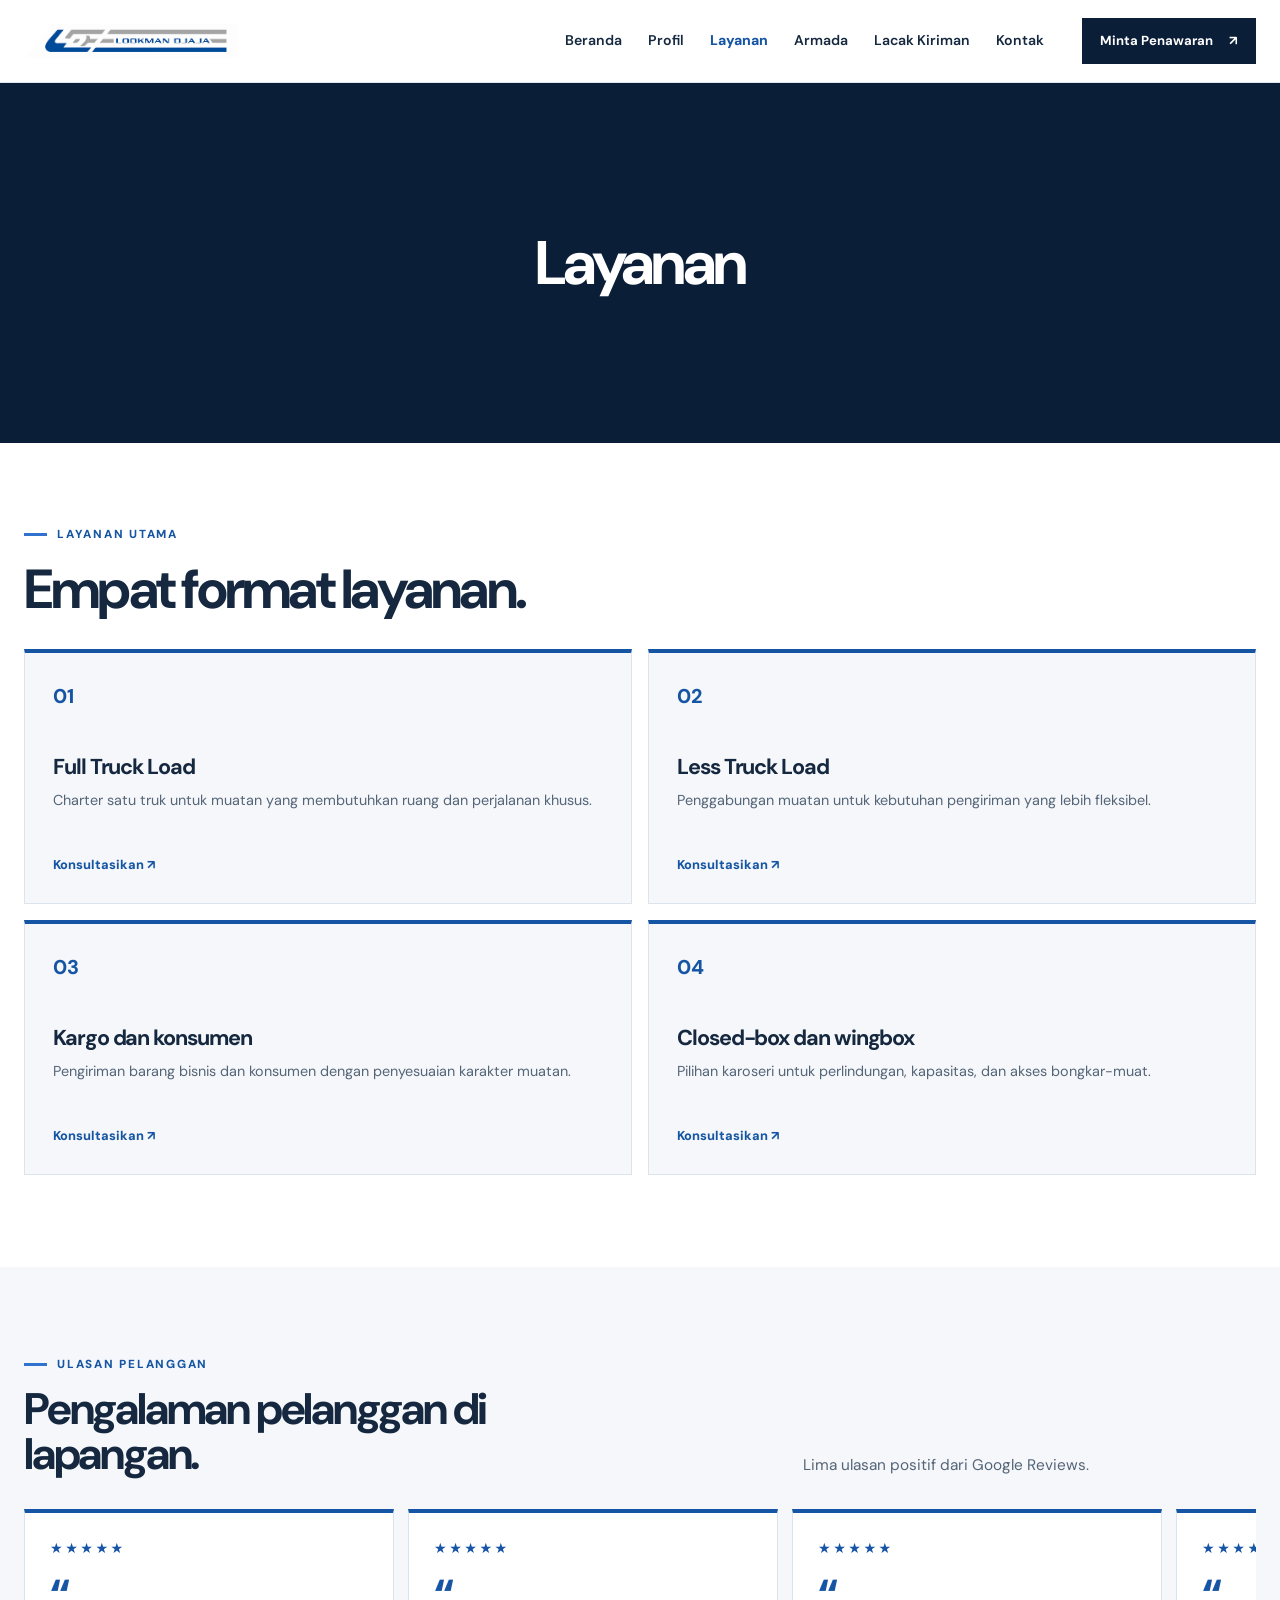
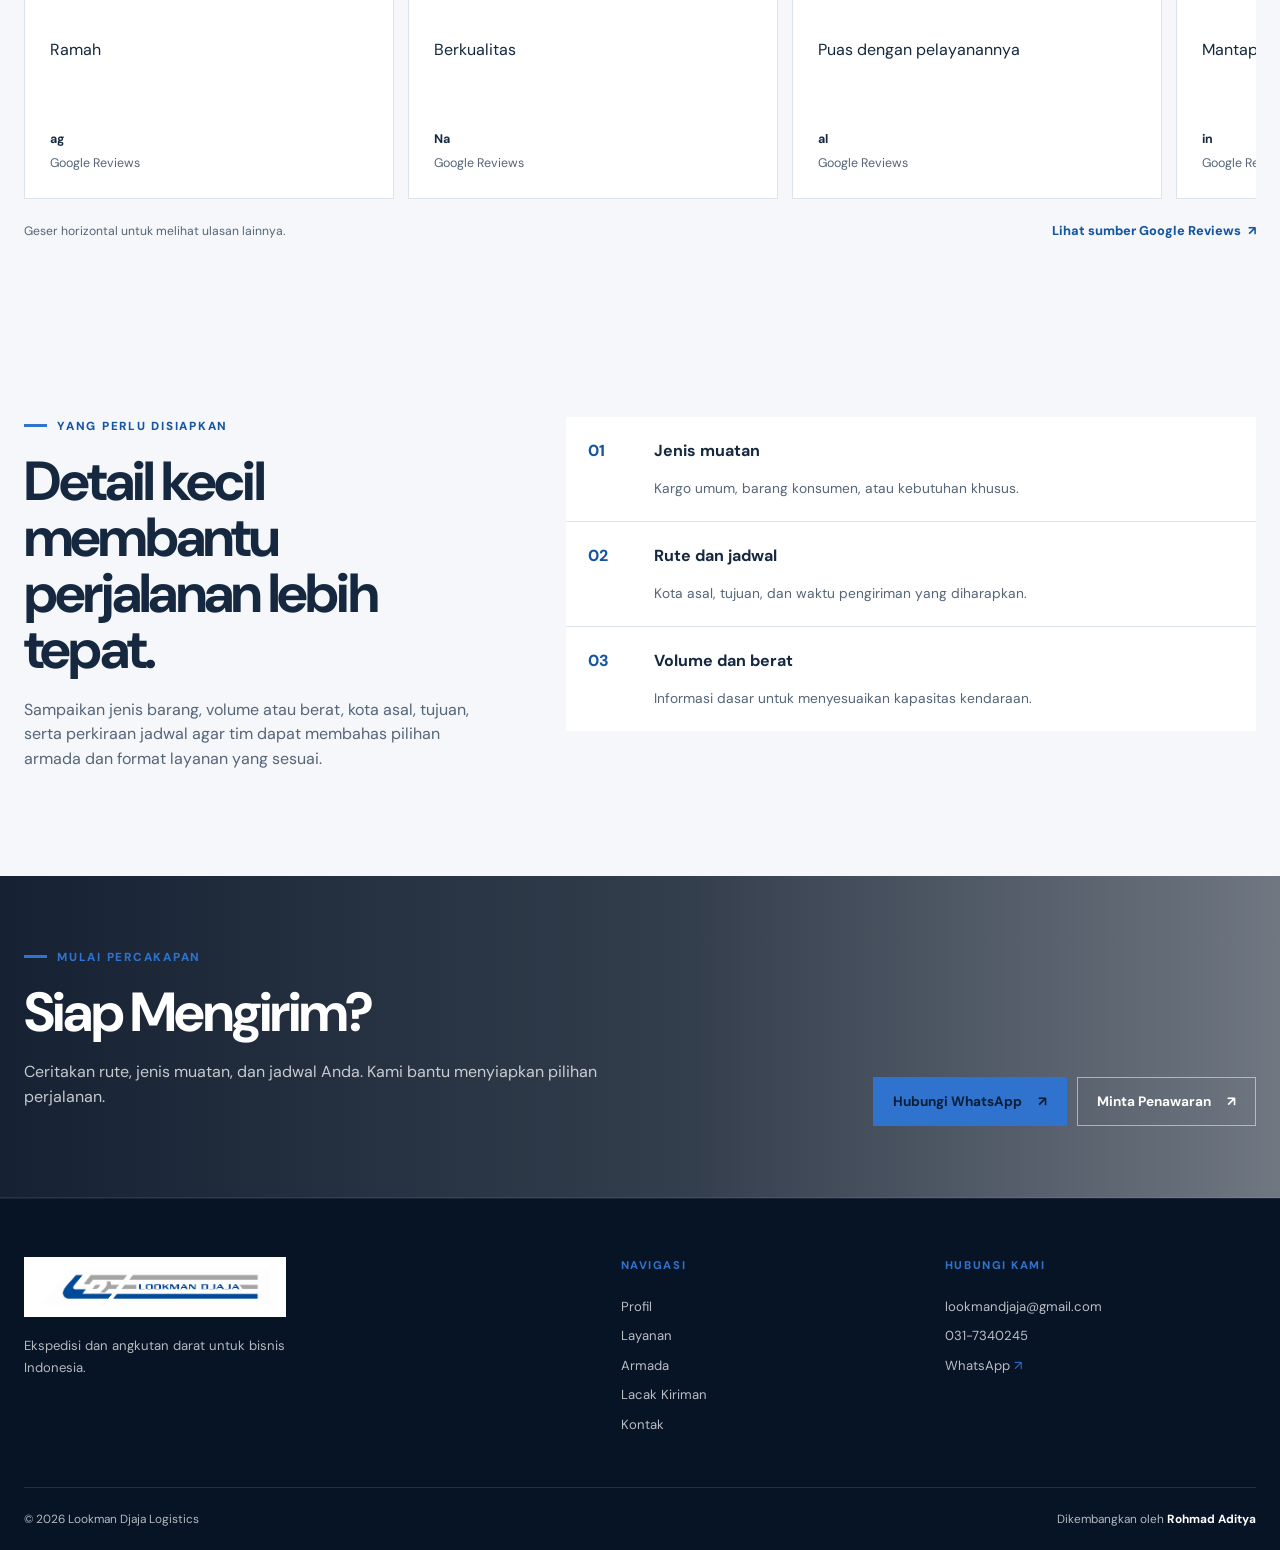
<file: layanan.html>
<!doctype html><html lang="id"><head><meta charset="utf-8"><meta name="viewport" content="width=device-width,initial-scale=1"><title>Layanan | Lookman Djaja Logistics</title><meta name="description" content="Layanan Full Truck Load, Less Truck Load, kargo, barang konsumen, closed-box, dan wingbox untuk pengiriman bisnis."><link rel="stylesheet" href="css/site.css"><link rel="canonical" href="https://www.lookmandjaja.com/layanan.html"><meta name="robots" content="index,follow"><meta name="author" content="Lookman Djaja Logistics"><meta name="theme-color" content="#0b1e38"><meta property="og:type" content="website"><meta property="og:locale" content="id_ID"><meta property="og:site_name" content="Lookman Djaja Logistics"><meta property="og:title" content="Layanan | Lookman Djaja Logistics"><meta property="og:description" content="Layanan Full Truck Load, Less Truck Load, kargo, barang konsumen, closed-box, dan wingbox untuk pengiriman bisnis."><meta property="og:url" content="https://www.lookmandjaja.com/layanan.html"><meta property="og:image" content="https://www.lookmandjaja.com/assets/images/cta-logistics-hd.jpg"><meta name="twitter:card" content="summary_large_image"><meta name="twitter:title" content="Layanan | Lookman Djaja Logistics"><meta name="twitter:description" content="Layanan Full Truck Load, Less Truck Load, kargo, barang konsumen, closed-box, dan wingbox untuk pengiriman bisnis."><meta name="twitter:image" content="https://www.lookmandjaja.com/assets/images/cta-logistics-hd.jpg"></head><body><header class="site-header"><div class="container header-inner"><a class="brand" href="index.html" aria-label="Lookman Djaja Logistics"><img src="assets/official/lookman-logo.png" alt="Lookman Djaja Logistics" width="505" height="79"></a><button class="menu-toggle" type="button" aria-label="Buka menu" data-menu>☰</button><nav class="main-nav" data-nav aria-label="Navigasi utama"><a class="" href="index.html">Beranda</a><a class="" href="profil.html">Profil</a><a class="active" href="layanan.html">Layanan</a><a class="" href="armada.html">Armada</a><a class="" href="tracking.html">Lacak Kiriman</a><a class="" href="kontak.html">Kontak</a></nav><a class="header-cta" href="https://wa.me/6281213283987" target="_blank" rel="noopener">Minta Penawaran <span>↗</span></a></div></header><main><section class="page-hero services-page services-page-hero"><div class="container"><h1>Layanan</h1></div></section>
<section class="services-catalog" id="layanan-utama"><div class="container"><div class="services-catalog-heading fleet-fit-heading"><p class="eyebrow">Layanan utama</p><h2>Empat format layanan.</h2></div><div class="services-catalog-grid"><article class="service-catalog-card"><span>01</span><h3>Full Truck Load</h3><p>Charter satu truk untuk muatan yang membutuhkan ruang dan perjalanan khusus.</p><a href="kontak.html">Konsultasikan <span>↗</span></a></article><article class="service-catalog-card"><span>02</span><h3>Less Truck Load</h3><p>Penggabungan muatan untuk kebutuhan pengiriman yang lebih fleksibel.</p><a href="kontak.html">Konsultasikan <span>↗</span></a></article><article class="service-catalog-card"><span>03</span><h3>Kargo dan konsumen</h3><p>Pengiriman barang bisnis dan konsumen dengan penyesuaian karakter muatan.</p><a href="kontak.html">Konsultasikan <span>↗</span></a></article><article class="service-catalog-card"><span>04</span><h3>Closed-box dan wingbox</h3><p>Pilihan karoseri untuk perlindungan, kapasitas, dan akses bongkar-muat.</p><a href="kontak.html">Konsultasikan <span>↗</span></a></article></div></div></section>
<section class="service-reviews" id="review-pelanggan"><div class="container"><div class="service-reviews-heading home-section-heading"><div><p class="eyebrow">Ulasan pelanggan</p><h2>Pengalaman pelanggan di lapangan.</h2></div><p>Lima ulasan positif dari Google Reviews.</p></div><div class="service-reviews-track" aria-label="Ulasan pelanggan" tabindex="0"><article class="service-review-card"><div class="review-stars" aria-label="5 dari 5 bintang">★★★★★</div><span class="review-mark">“</span><blockquote>Ramah</blockquote><footer><strong>ag</strong><span>Google Reviews</span></footer></article><article class="service-review-card"><div class="review-stars" aria-label="5 dari 5 bintang">★★★★★</div><span class="review-mark">“</span><blockquote>Berkualitas</blockquote><footer><strong>Na</strong><span>Google Reviews</span></footer></article><article class="service-review-card"><div class="review-stars" aria-label="5 dari 5 bintang">★★★★★</div><span class="review-mark">“</span><blockquote>Puas dengan pelayanannya</blockquote><footer><strong>al</strong><span>Google Reviews</span></footer></article><article class="service-review-card"><div class="review-stars" aria-label="5 dari 5 bintang">★★★★★</div><span class="review-mark">“</span><blockquote>Mantap...semoga lebih maju dan berjaya</blockquote><footer><strong>in</strong><span>Google Reviews</span></footer></article><article class="service-review-card"><div class="review-stars" aria-label="5 dari 5 bintang">★★★★★</div><span class="review-mark">“</span><blockquote>Jasa ekspedisi barang yang cekatan dan tanggap.</blockquote><footer><strong>Da</strong><span>Google Reviews</span></footer></article></div><div class="service-reviews-meta"><span>Geser horizontal untuk melihat ulasan lainnya.</span><a class="service-reviews-source" href="https://www.google.com/maps/search/?api=1&amp;query=PT.+Lookman+Djaja+Logistics" target="_blank" rel="noopener">Lihat sumber Google Reviews <span>↗</span></a></div></div></section>
<section class="services-detail"><div class="container services-detail-grid"><div class="services-detail-copy"><p class="eyebrow">Yang perlu disiapkan</p><h2>Detail kecil membantu perjalanan lebih tepat.</h2><p>Sampaikan jenis barang, volume atau berat, kota asal, tujuan, serta perkiraan jadwal agar tim dapat membahas pilihan armada dan format layanan yang sesuai.</p></div><div class="services-detail-list"><div><span>01</span><strong>Jenis muatan</strong><p>Kargo umum, barang konsumen, atau kebutuhan khusus.</p></div><div><span>02</span><strong>Rute dan jadwal</strong><p>Kota asal, tujuan, dan waktu pengiriman yang diharapkan.</p></div><div><span>03</span><strong>Volume dan berat</strong><p>Informasi dasar untuk menyesuaikan kapasitas kendaraan.</p></div></div></div></section>
<section class="compact-cta"><div class="container compact-cta-inner"><div><p class="eyebrow">Mulai percakapan</p><h2>Siap Mengirim?</h2><p>Ceritakan rute, jenis muatan, dan jadwal Anda. Kami bantu menyiapkan pilihan perjalanan.</p></div><div class="compact-cta-actions"><a class="button button-primary" href="https://wa.me/6281213283987" target="_blank" rel="noopener">Hubungi WhatsApp <span>↗</span></a><a class="button button-light" href="kontak.html">Minta Penawaran <span>↗</span></a></div></div></section></main><footer class="footer"><div class="container footer-grid"><div class="footer-brand"><a class="footer-logo" href="index.html" aria-label="Lookman Djaja Logistics"><img src="assets/official/lookman-logo.png" alt="Lookman Djaja Logistics" width="505" height="79"></a><p>Ekspedisi dan angkutan darat untuk bisnis Indonesia.</p></div><div class="footer-links"><p class="footer-label">Navigasi</p><a href="profil.html">Profil</a><a href="layanan.html">Layanan</a><a href="armada.html">Armada</a><a href="tracking.html">Lacak Kiriman</a><a href="kontak.html">Kontak</a></div><div class="footer-contact"><p class="footer-label">Hubungi kami</p><a href="mailto:lookmandjaja@gmail.com">lookmandjaja@gmail.com</a><a href="tel:+62317340245">031-7340245</a><a href="https://wa.me/6281213283987" target="_blank" rel="noopener">WhatsApp <span>↗</span></a></div><div class="footer-bottom"><span>© 2026 Lookman Djaja Logistics</span><span>Dikembangkan oleh <a href="https://rohmadaditya.my.id" target="_blank" rel="noopener"><strong>Rohmad Aditya</strong></a></span></div></div></footer><script src="js/site.js" defer></script></body></html>
</file>
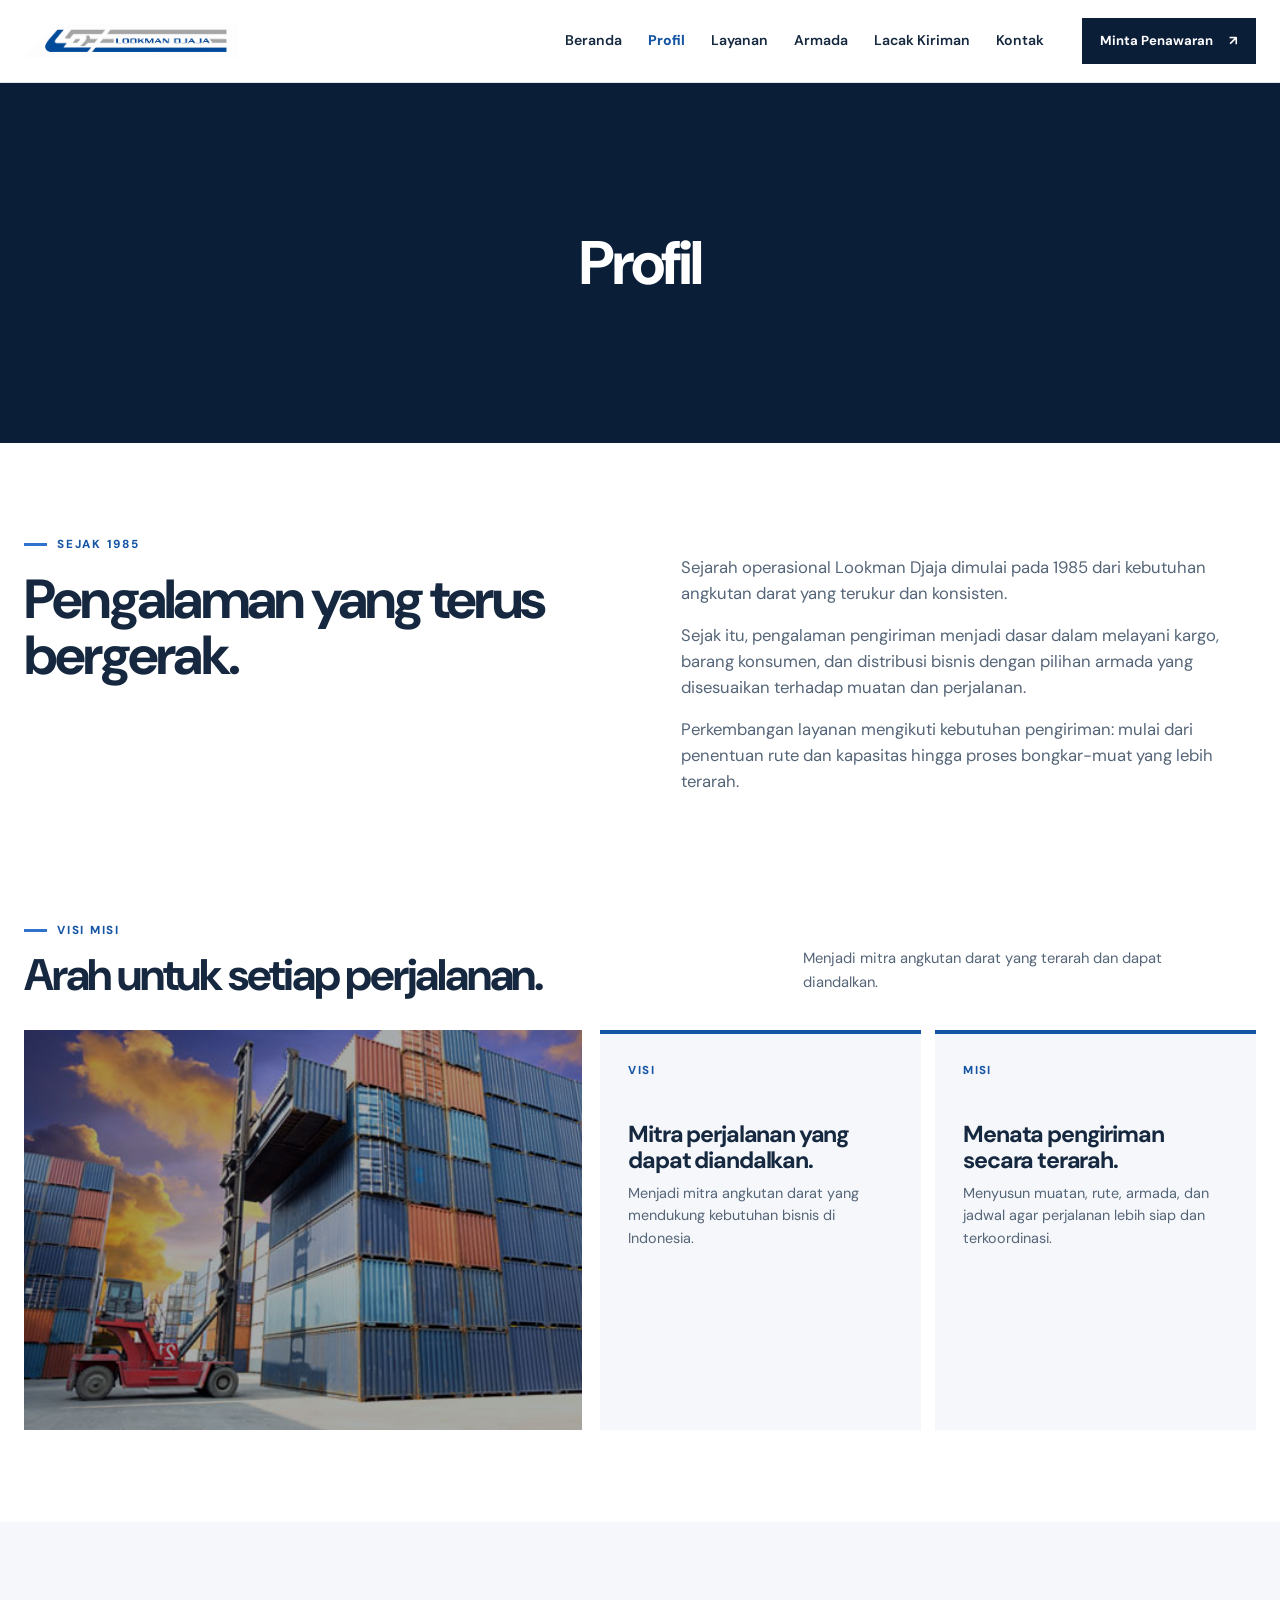
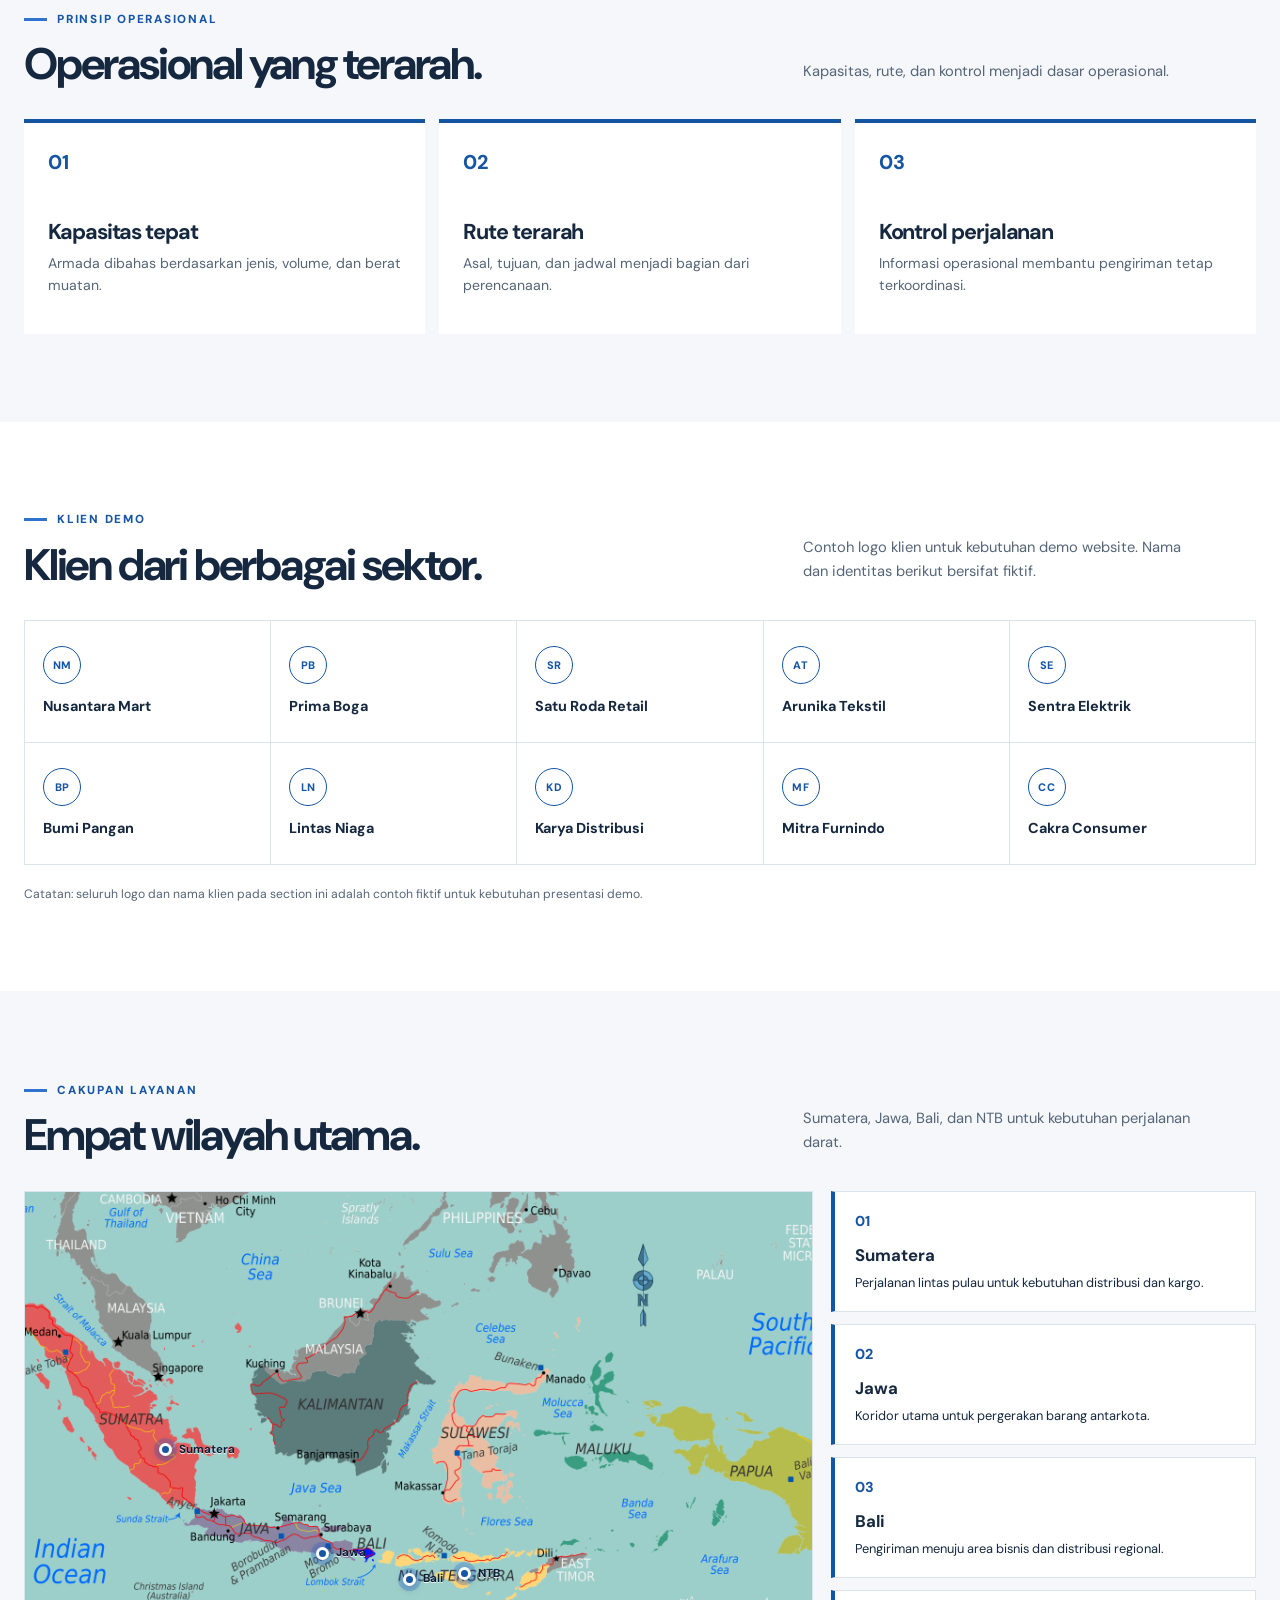
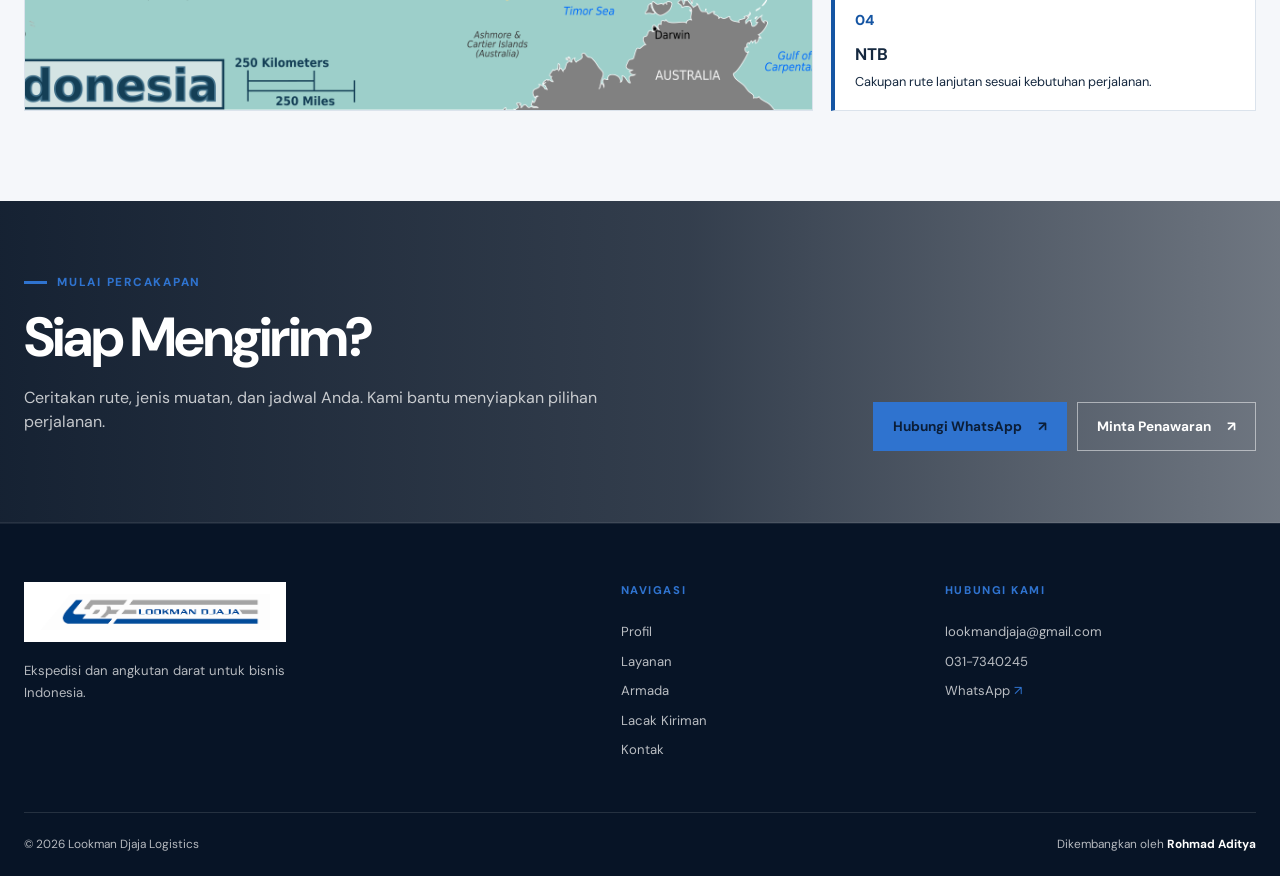
<file: profil.html>
<!doctype html><html lang="id"><head><meta charset="utf-8"><meta name="viewport" content="width=device-width,initial-scale=1"><title>Profil | Lookman Djaja Logistics</title><meta name="description" content="Profil Lookman Djaja Logistics, perusahaan ekspedisi dan angkutan darat yang beroperasi sejak 1985 untuk kebutuhan bisnis Indonesia."><link rel="stylesheet" href="css/site.css"><link rel="canonical" href="https://www.lookmandjaja.com/profil.html"><meta name="robots" content="index,follow"><meta name="author" content="Lookman Djaja Logistics"><meta name="theme-color" content="#0b1e38"><meta property="og:type" content="website"><meta property="og:locale" content="id_ID"><meta property="og:site_name" content="Lookman Djaja Logistics"><meta property="og:title" content="Profil | Lookman Djaja Logistics"><meta property="og:description" content="Profil Lookman Djaja Logistics, perusahaan ekspedisi dan angkutan darat yang beroperasi sejak 1985 untuk kebutuhan bisnis Indonesia."><meta property="og:url" content="https://www.lookmandjaja.com/profil.html"><meta property="og:image" content="https://www.lookmandjaja.com/assets/images/cta-logistics-hd.jpg"><meta name="twitter:card" content="summary_large_image"><meta name="twitter:title" content="Profil | Lookman Djaja Logistics"><meta name="twitter:description" content="Profil Lookman Djaja Logistics, perusahaan ekspedisi dan angkutan darat yang beroperasi sejak 1985 untuk kebutuhan bisnis Indonesia."><meta name="twitter:image" content="https://www.lookmandjaja.com/assets/images/cta-logistics-hd.jpg"></head><body><header class="site-header"><div class="container header-inner"><a class="brand" href="index.html" aria-label="Lookman Djaja Logistics"><img src="assets/official/lookman-logo.png" alt="Lookman Djaja Logistics" width="505" height="79"></a><button class="menu-toggle" type="button" aria-label="Buka menu" data-menu>☰</button><nav class="main-nav" data-nav aria-label="Navigasi utama"><a class="" href="index.html">Beranda</a><a class="active" href="profil.html">Profil</a><a class="" href="layanan.html">Layanan</a><a class="" href="armada.html">Armada</a><a class="" href="tracking.html">Lacak Kiriman</a><a class="" href="kontak.html">Kontak</a></nav><a class="header-cta" href="https://wa.me/6281213283987" target="_blank" rel="noopener">Minta Penawaran <span>↗</span></a></div></header><main><section class="page-hero profile-page profile-page-hero"><div class="container"><h1>Profil</h1></div></section>
<section class="profile-intro" id="sejarah"><div class="container profile-intro-grid"><div><p class="eyebrow">Sejak 1985</p><h2>Pengalaman yang terus bergerak.</h2></div><div class="profile-intro-copy"><p>Sejarah operasional Lookman Djaja dimulai pada 1985 dari kebutuhan angkutan darat yang terukur dan konsisten.</p><p>Sejak itu, pengalaman pengiriman menjadi dasar dalam melayani kargo, barang konsumen, dan distribusi bisnis dengan pilihan armada yang disesuaikan terhadap muatan dan perjalanan.</p><p>Perkembangan layanan mengikuti kebutuhan pengiriman: mulai dari penentuan rute dan kapasitas hingga proses bongkar-muat yang lebih terarah.</p></div></div></section>
<section class="profile-vision-mission"><div class="container"><div class="profile-vision-mission-heading home-section-heading"><div><p class="eyebrow">Visi Misi</p><h2>Arah untuk setiap perjalanan.</h2></div><p>Menjadi mitra angkutan darat yang terarah dan dapat diandalkan.</p></div><div class="profile-vision-mission-layout"><div class="profile-vision-mission-image"><img src="assets/official/profile-02.jpg" alt="Armada dan operasional Lookman Djaja" width="510" height="330"></div><div class="profile-vision-mission-cards"><article><span>Visi</span><h3>Mitra perjalanan yang dapat diandalkan.</h3><p>Menjadi mitra angkutan darat yang mendukung kebutuhan bisnis di Indonesia.</p></article><article><span>Misi</span><h3>Menata pengiriman secara terarah.</h3><p>Menyusun muatan, rute, armada, dan jadwal agar perjalanan lebih siap dan terkoordinasi.</p></article></div></div></div></section>
<section class="profile-principles"><div class="container"><div class="profile-principles-heading home-section-heading"><div><p class="eyebrow">Prinsip operasional</p><h2>Operasional yang terarah.</h2></div><p>Kapasitas, rute, dan kontrol menjadi dasar operasional.</p></div><div class="profile-principles-grid"><article><span>01</span><h3>Kapasitas tepat</h3><p>Armada dibahas berdasarkan jenis, volume, dan berat muatan.</p></article><article><span>02</span><h3>Rute terarah</h3><p>Asal, tujuan, dan jadwal menjadi bagian dari perencanaan.</p></article><article><span>03</span><h3>Kontrol perjalanan</h3><p>Informasi operasional membantu pengiriman tetap terkoordinasi.</p></article></div></div></section>
<section class="profile-clients" id="klien"><div class="container"><div class="profile-client-heading home-section-heading"><div><p class="eyebrow">Klien demo</p><h2>Klien dari berbagai sektor.</h2></div><p>Contoh logo klien untuk kebutuhan demo website. Nama dan identitas berikut bersifat fiktif.</p></div><div class="profile-client-logos" aria-label="Logo klien demo"><div class="profile-client-logo"><span>NM</span><strong>Nusantara Mart</strong></div><div class="profile-client-logo"><span>PB</span><strong>Prima Boga</strong></div><div class="profile-client-logo"><span>SR</span><strong>Satu Roda Retail</strong></div><div class="profile-client-logo"><span>AT</span><strong>Arunika Tekstil</strong></div><div class="profile-client-logo"><span>SE</span><strong>Sentra Elektrik</strong></div><div class="profile-client-logo"><span>BP</span><strong>Bumi Pangan</strong></div><div class="profile-client-logo"><span>LN</span><strong>Lintas Niaga</strong></div><div class="profile-client-logo"><span>KD</span><strong>Karya Distribusi</strong></div><div class="profile-client-logo"><span>MF</span><strong>Mitra Furnindo</strong></div><div class="profile-client-logo"><span>CC</span><strong>Cakra Consumer</strong></div></div><p class="profile-client-note">Catatan: seluruh logo dan nama klien pada section ini adalah contoh fiktif untuk kebutuhan presentasi demo.</p></div></section>
<section class="profile-coverage"><div class="container"><div class="profile-coverage-heading home-section-heading"><div><p class="eyebrow">Cakupan layanan</p><h2>Empat wilayah utama.</h2></div><p>Sumatera, Jawa, Bali, dan NTB untuk kebutuhan perjalanan darat.</p></div><div class="profile-coverage-grid"><div class="profile-map-frame"><img src="assets/images/indonesia-regions-map.png" alt="Peta wilayah layanan Lookman Djaja di Indonesia" width="1920" height="1104" ><span class="map-highlight map-highlight-sumatera"><i></i><b>Sumatera</b></span><span class="map-highlight map-highlight-jawa"><i></i><b>Jawa</b></span><span class="map-highlight map-highlight-bali"><i></i><b>Bali</b></span><span class="map-highlight map-highlight-ntb"><i></i><b>NTB</b></span></div><div class="profile-route-list"><div><span>01</span><strong>Sumatera</strong><p>Perjalanan lintas pulau untuk kebutuhan distribusi dan kargo.</p></div><div><span>02</span><strong>Jawa</strong><p>Koridor utama untuk pergerakan barang antarkota.</p></div><div><span>03</span><strong>Bali</strong><p>Pengiriman menuju area bisnis dan distribusi regional.</p></div><div><span>04</span><strong>NTB</strong><p>Cakupan rute lanjutan sesuai kebutuhan perjalanan.</p></div></div></div></div></section>
<section class="compact-cta"><div class="container compact-cta-inner"><div><p class="eyebrow">Mulai percakapan</p><h2>Siap Mengirim?</h2><p>Ceritakan rute, jenis muatan, dan jadwal Anda. Kami bantu menyiapkan pilihan perjalanan.</p></div><div class="compact-cta-actions"><a class="button button-primary" href="https://wa.me/6281213283987" target="_blank" rel="noopener">Hubungi WhatsApp <span>↗</span></a><a class="button button-light" href="kontak.html">Minta Penawaran <span>↗</span></a></div></div></section></main><footer class="footer"><div class="container footer-grid"><div class="footer-brand"><a class="footer-logo" href="index.html" aria-label="Lookman Djaja Logistics"><img src="assets/official/lookman-logo.png" alt="Lookman Djaja Logistics" width="505" height="79"></a><p>Ekspedisi dan angkutan darat untuk bisnis Indonesia.</p></div><div class="footer-links"><p class="footer-label">Navigasi</p><a href="profil.html">Profil</a><a href="layanan.html">Layanan</a><a href="armada.html">Armada</a><a href="tracking.html">Lacak Kiriman</a><a href="kontak.html">Kontak</a></div><div class="footer-contact"><p class="footer-label">Hubungi kami</p><a href="mailto:lookmandjaja@gmail.com">lookmandjaja@gmail.com</a><a href="tel:+62317340245">031-7340245</a><a href="https://wa.me/6281213283987" target="_blank" rel="noopener">WhatsApp <span>↗</span></a></div><div class="footer-bottom"><span>© 2026 Lookman Djaja Logistics</span><span>Dikembangkan oleh <a href="https://rohmadaditya.my.id" target="_blank" rel="noopener"><strong>Rohmad Aditya</strong></a></span></div></div></footer><script src="js/site.js" defer></script></body></html>
</file>
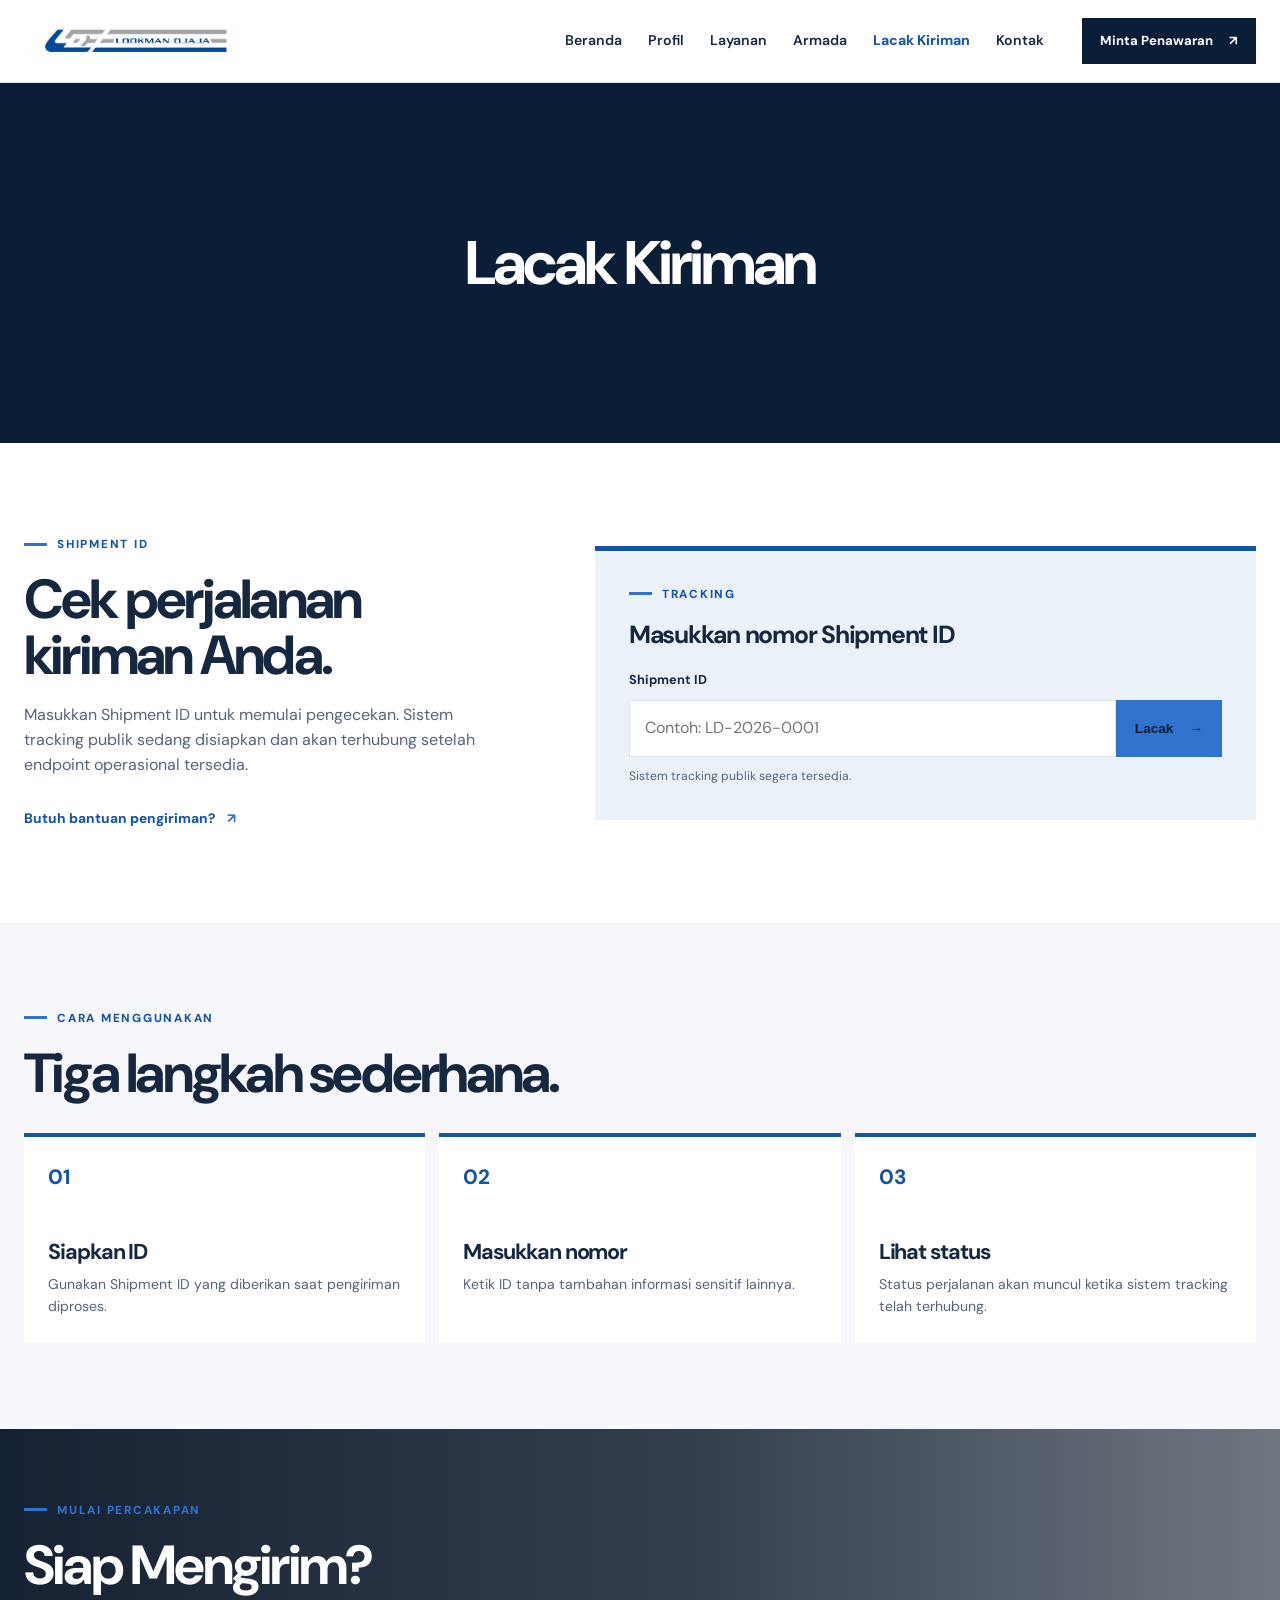
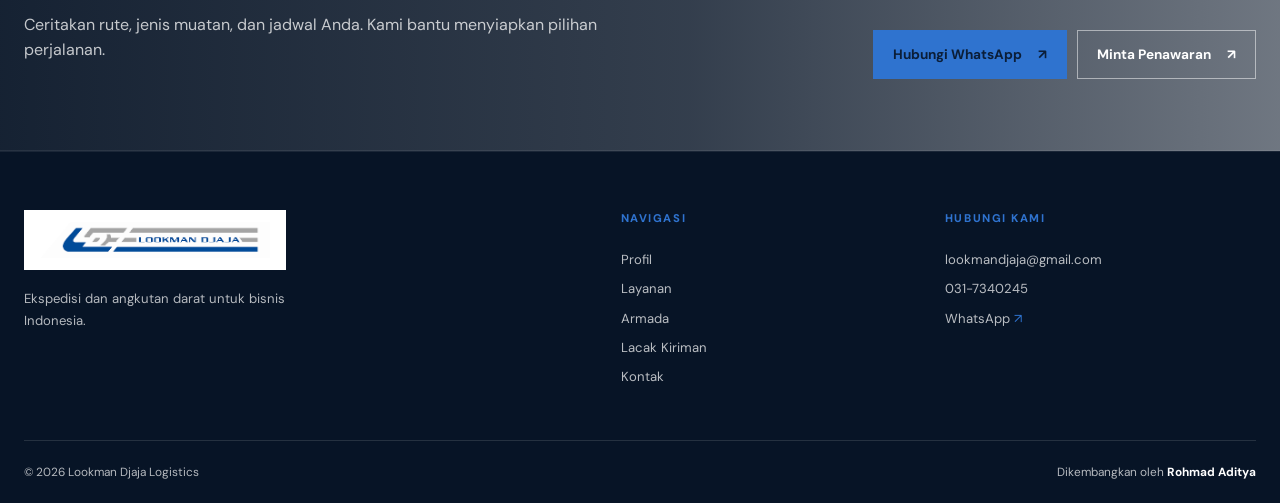
<file: tracking.html>
<!doctype html><html lang="id"><head><meta charset="utf-8"><meta name="viewport" content="width=device-width,initial-scale=1"><title>Lacak Kiriman | Lookman Djaja Logistics</title><meta name="description" content="Lacak kiriman Lookman Djaja melalui Shipment ID dan dapatkan informasi perjalanan barang Anda."><link rel="stylesheet" href="css/site.css"><link rel="canonical" href="https://www.lookmandjaja.com/tracking.html"><meta name="robots" content="index,follow"><meta name="author" content="Lookman Djaja Logistics"><meta name="theme-color" content="#0b1e38"><meta property="og:type" content="website"><meta property="og:locale" content="id_ID"><meta property="og:site_name" content="Lookman Djaja Logistics"><meta property="og:title" content="Lacak Kiriman | Lookman Djaja Logistics"><meta property="og:description" content="Lacak kiriman Lookman Djaja melalui Shipment ID dan dapatkan informasi perjalanan barang Anda."><meta property="og:url" content="https://www.lookmandjaja.com/tracking.html"><meta property="og:image" content="https://www.lookmandjaja.com/assets/images/cta-logistics-hd.jpg"><meta name="twitter:card" content="summary_large_image"><meta name="twitter:title" content="Lacak Kiriman | Lookman Djaja Logistics"><meta name="twitter:description" content="Lacak kiriman Lookman Djaja melalui Shipment ID dan dapatkan informasi perjalanan barang Anda."><meta name="twitter:image" content="https://www.lookmandjaja.com/assets/images/cta-logistics-hd.jpg"></head><body><header class="site-header"><div class="container header-inner"><a class="brand" href="index.html" aria-label="Lookman Djaja Logistics"><img src="assets/official/lookman-logo.png" alt="Lookman Djaja Logistics" width="505" height="79"></a><button class="menu-toggle" type="button" aria-label="Buka menu" data-menu>☰</button><nav class="main-nav" data-nav aria-label="Navigasi utama"><a class="" href="index.html">Beranda</a><a class="" href="profil.html">Profil</a><a class="" href="layanan.html">Layanan</a><a class="" href="armada.html">Armada</a><a class="active" href="tracking.html">Lacak Kiriman</a><a class="" href="kontak.html">Kontak</a></nav><a class="header-cta" href="https://wa.me/6281213283987" target="_blank" rel="noopener">Minta Penawaran <span>↗</span></a></div></header><main><section class="page-hero tracking-page tracking-page-hero"><div class="container"><h1>Lacak Kiriman</h1></div></section>
<section class="tracking-intro"><div class="container tracking-intro-grid"><div class="tracking-intro-copy"><p class="eyebrow">Shipment ID</p><h2>Cek perjalanan kiriman Anda.</h2><p>Masukkan Shipment ID untuk memulai pengecekan. Sistem tracking publik sedang disiapkan dan akan terhubung setelah endpoint operasional tersedia.</p><a class="inline-link" href="kontak.html">Butuh bantuan pengiriman? <span>↗</span></a></div><div class="tracking-panel"><p class="eyebrow">Tracking</p><h3>Masukkan nomor Shipment ID</h3><form class="tracking-page-form" data-tracking-form><label for="shipment-id">Shipment ID</label><div><input id="shipment-id" name="shipment_id" type="text" required placeholder="Contoh: LD-2026-0001"><button class="button button-primary" type="submit">Lacak <span>→</span></button></div><p class="tracking-status" data-tracking-status role="status" aria-live="polite"></p><small>Sistem tracking publik segera tersedia.</small></form></div></div></section>
<section class="tracking-steps"><div class="container"><div class="tracking-steps-heading"><p class="eyebrow">Cara menggunakan</p><h2>Tiga langkah sederhana.</h2></div><div class="tracking-steps-grid"><article class="tracking-step"><span>01</span><h3>Siapkan ID</h3><p>Gunakan Shipment ID yang diberikan saat pengiriman diproses.</p></article><article class="tracking-step"><span>02</span><h3>Masukkan nomor</h3><p>Ketik ID tanpa tambahan informasi sensitif lainnya.</p></article><article class="tracking-step"><span>03</span><h3>Lihat status</h3><p>Status perjalanan akan muncul ketika sistem tracking telah terhubung.</p></article></div></div></section>
<section class="compact-cta"><div class="container compact-cta-inner"><div><p class="eyebrow">Mulai percakapan</p><h2>Siap Mengirim?</h2><p>Ceritakan rute, jenis muatan, dan jadwal Anda. Kami bantu menyiapkan pilihan perjalanan.</p></div><div class="compact-cta-actions"><a class="button button-primary" href="https://wa.me/6281213283987" target="_blank" rel="noopener">Hubungi WhatsApp <span>↗</span></a><a class="button button-light" href="kontak.html">Minta Penawaran <span>↗</span></a></div></div></section></main><footer class="footer"><div class="container footer-grid"><div class="footer-brand"><a class="footer-logo" href="index.html" aria-label="Lookman Djaja Logistics"><img src="assets/official/lookman-logo.png" alt="Lookman Djaja Logistics" width="505" height="79"></a><p>Ekspedisi dan angkutan darat untuk bisnis Indonesia.</p></div><div class="footer-links"><p class="footer-label">Navigasi</p><a href="profil.html">Profil</a><a href="layanan.html">Layanan</a><a href="armada.html">Armada</a><a href="tracking.html">Lacak Kiriman</a><a href="kontak.html">Kontak</a></div><div class="footer-contact"><p class="footer-label">Hubungi kami</p><a href="mailto:lookmandjaja@gmail.com">lookmandjaja@gmail.com</a><a href="tel:+62317340245">031-7340245</a><a href="https://wa.me/6281213283987" target="_blank" rel="noopener">WhatsApp <span>↗</span></a></div><div class="footer-bottom"><span>© 2026 Lookman Djaja Logistics</span><span>Dikembangkan oleh <a href="https://rohmadaditya.my.id" target="_blank" rel="noopener"><strong>Rohmad Aditya</strong></a></span></div></div></footer><script src="js/site.js" defer></script></body></html>
</file>
<file: css/site.css>
@import url('https://fonts.googleapis.com/css2?family=DM+Sans:wght@400;500;600;700;800&display=swap');
:root{--navy:#0b1e38;--blue:#1555a3;--blue-bright:#2f73cf;--sky:#eaf1f8;--ink:#15283f;--text:#556578;--line:#dbe3ec;--white:#fff;--shadow:0 20px 50px rgba(11,30,56,.12);--container:1240px}
*{box-sizing:border-box}html{scroll-behavior:smooth}body{margin:0;color:var(--text);font-family:'DM Sans',system-ui,sans-serif;line-height:1.55;background:var(--white)}a{color:inherit;text-decoration:none}img{display:block;max-width:100%}.container{width:min(calc(100% - 48px),var(--container));margin-inline:auto}h1,h2,h3,p{margin-top:0}h1,h2,h3{color:var(--ink);letter-spacing:-.05em}h2{font-size:clamp(2.3rem,4.3vw,4.6rem);line-height:1.02;margin-bottom:20px}h3{font-size:1.35rem;line-height:1.1;margin-bottom:12px}.site-header{position:sticky;top:0;z-index:20;background:rgba(255,255,255,.96);border-bottom:1px solid rgba(219,227,236,.9);backdrop-filter:blur(14px)}.header-inner{height:82px;display:flex;align-items:center;gap:38px}.brand{width:214px;flex:0 0 auto}.brand img{width:100%;height:auto}.main-nav{display:flex;align-items:center;gap:26px;margin-left:auto;font-size:.88rem;font-weight:600;color:var(--ink)}.main-nav a{transition:color .2s ease}.main-nav a:hover{color:var(--blue)}.header-cta,.button{display:inline-flex;align-items:center;justify-content:center;gap:16px;border:1px solid transparent;font-weight:700;transition:transform .2s ease,background .2s ease,color .2s ease}.header-cta{padding:12px 17px;background:var(--navy);color:var(--white);font-size:.82rem}.header-cta:hover,.button-primary:hover{background:var(--blue);transform:translateY(-2px)}.hero{position:relative;min-height:650px;overflow:hidden;color:var(--white);background:var(--navy)}.hero-overlay{position:absolute;inset:0;background:linear-gradient(90deg,rgba(11,30,56,.98) 0%,rgba(11,30,56,.88) 45%,rgba(11,30,56,.25) 100%)}.hero::after{content:"";position:absolute;right:-7%;top:0;width:56%;height:100%;background:url('../assets/official/profile-01.jpg') center/cover no-repeat;z-index:0}.hero-inner{position:relative;z-index:1;display:grid;grid-template-columns:1.05fr .95fr;gap:70px;align-items:center;min-height:650px}.hero-copy{max-width:700px}.kicker,.eyebrow{display:flex;align-items:center;gap:10px;margin-bottom:20px;color:var(--blue-bright);font-size:.73rem;font-weight:800;letter-spacing:.15em;text-transform:uppercase}.kicker span{display:inline-block;width:28px;height:1px;background:currentColor}.hero h1{max-width:760px;margin:0 0 24px;color:var(--white);font-size:clamp(3.8rem,7vw,7.8rem);line-height:.9;letter-spacing:-.08em}.hero-lead{max-width:570px;margin-bottom:30px;color:rgba(255,255,255,.78);font-size:1.08rem}.hero-actions{display:flex;flex-wrap:wrap;gap:12px}.button{min-height:49px;padding:13px 19px;font-size:.85rem}.button-primary{background:var(--blue-bright);color:var(--navy)}.button-light{border-color:rgba(255,255,255,.5);color:var(--white)}.button-light:hover{background:var(--white);color:var(--navy)}.hero-media{position:relative;z-index:1;align-self:end;margin-bottom:55px;padding:14px;background:rgba(255,255,255,.11);border:1px solid rgba(255,255,255,.24)}.hero-media img{width:100%;height:320px;object-fit:cover}.hero-caption{display:flex;justify-content:space-between;gap:20px;padding:14px 2px 2px;color:rgba(255,255,255,.7);font-size:.76rem}.hero-caption strong{color:var(--white)}.stats-bar{background:var(--blue);color:var(--white)}.stats-grid{display:grid;grid-template-columns:repeat(4,1fr)}.stats-grid div{display:grid;gap:4px;padding:24px 28px;border-left:1px solid rgba(255,255,255,.2)}.stats-grid div:first-child{border-left:0}.stats-grid strong{font-size:1.35rem;color:var(--white)}.stats-grid span{font-size:.76rem;color:rgba(255,255,255,.7)}.section{padding-block:105px}.two-col{display:grid;grid-template-columns:1fr 1fr;gap:100px}.eyebrow{color:var(--blue);margin-bottom:18px}.eyebrow::before{content:"";display:inline-block;width:23px;height:3px;background:var(--blue-bright)}.section-copy{max-width:570px;padding-top:25px}.section-copy p{font-size:1.05rem}.inline-link{display:inline-flex;gap:12px;align-items:center;margin-top:14px;color:var(--blue);font-weight:800;font-size:.86rem}.inline-link span{color:var(--blue-bright)}.services-section{background:var(--sky)}.section-heading{display:flex;justify-content:space-between;align-items:end;gap:60px;margin-bottom:42px}.section-heading>p{max-width:390px;margin:0;font-size:.98rem}.service-grid{display:grid;grid-template-columns:repeat(3,1fr);gap:16px}.service-card{min-height:320px;padding:28px;background:var(--white);display:flex;flex-direction:column;border-top:4px solid var(--blue)}.service-card.feature-card{background:var(--navy);color:var(--white);border-top-color:var(--blue-bright)}.service-card.feature-card h3{color:var(--white)}.service-card.feature-card p{color:rgba(255,255,255,.7)}.service-number{color:var(--blue-bright);font-size:1.3rem;font-weight:800}.service-card h3{margin-top:auto}.service-card p{margin-bottom:24px;font-size:.92rem}.service-card a{color:var(--blue);font-size:.8rem;font-weight:800}.feature-card a{color:var(--blue-bright)}.image-card{padding:0;overflow:hidden}.image-card img{width:100%;height:180px;object-fit:cover}.image-card div{padding:21px 24px}.image-card h3{margin:0 0 8px}.image-card p{margin:0}.fleet-section{background:var(--white)}.fleet-heading{align-items:center}.fleet-grid{display:grid;grid-template-columns:repeat(4,1fr);gap:14px}.fleet-card{min-height:290px;padding:16px;background:#f5f7fa;border:1px solid var(--line);display:flex;flex-direction:column}.fleet-card img{width:100%;height:105px;object-fit:contain;mix-blend-mode:multiply;margin-bottom:20px}.fleet-card span{color:var(--blue);font-size:.73rem;font-weight:800;letter-spacing:.08em;text-transform:uppercase}.fleet-card h3{margin:9px 0 7px}.fleet-card p{margin:0;font-size:.85rem}.featured-fleet{background:var(--navy);border-color:var(--navy)}.featured-fleet h3{color:var(--white)}.featured-fleet p{color:rgba(255,255,255,.72)}.tracking-section{padding-block:82px;background:var(--blue);color:var(--white)}.tracking-inner{display:grid;grid-template-columns:1fr .85fr;gap:90px;align-items:center}.tracking-section h2{color:var(--white);max-width:700px}.tracking-section .eyebrow{color:var(--blue-bright)}.tracking-section p:not(.eyebrow){max-width:610px;color:rgba(255,255,255,.78)}.tracking-form{padding:25px;background:rgba(11,30,56,.45);border:1px solid rgba(255,255,255,.18)}.tracking-form label{display:block;margin-bottom:10px;color:var(--white);font-size:.8rem;font-weight:700}.tracking-form div{display:flex}.tracking-form input{width:100%;min-width:0;padding:14px;border:0;background:var(--white);font:inherit}.tracking-form button{padding-inline:20px;border:0;background:var(--blue-bright);color:var(--navy);font:inherit;font-weight:800}.tracking-form small{display:block;margin-top:12px;color:rgba(255,255,255,.62)}.contact-section{padding-block:78px;color:var(--white);background:linear-gradient(90deg,rgba(11,30,56,.95),rgba(11,30,56,.65)),url('../assets/images/cta-logistics-hd.jpg') center 48%/cover}.contact-inner{display:flex;justify-content:space-between;align-items:end;gap:50px}.contact-section h2{max-width:700px;color:var(--white)}.contact-section p:not(.eyebrow){max-width:600px;color:rgba(255,255,255,.7)}.contact-section .eyebrow{color:var(--blue-bright)}.contact-actions{display:grid;justify-items:start;gap:13px;min-width:240px}.contact-mail,.contact-phone{color:rgba(255,255,255,.8);font-size:.88rem}.footer{background:#081426;color:rgba(255,255,255,.6)}.footer-inner{display:flex;align-items:center;gap:28px;min-height:90px;font-size:.76rem}.footer-inner img{width:175px;height:auto;filter:brightness(0) invert(1);opacity:.9}.footer-inner span:last-child{margin-left:auto}
@media(max-width:1023px){.main-nav{gap:15px}.header-inner{gap:20px}.hero-inner{grid-template-columns:1fr;gap:20px;padding-block:80px}.hero{min-height:0}.hero::after{opacity:.4;width:100%}.hero-overlay{background:linear-gradient(90deg,rgba(11,30,56,.98),rgba(11,30,56,.7))}.hero-media{max-width:580px;margin:0}.two-col,.tracking-inner{grid-template-columns:1fr;gap:30px}.section-heading{align-items:start;display:grid;gap:20px}.fleet-grid{grid-template-columns:repeat(2,1fr)}.contact-inner{display:grid;align-items:start}.contact-actions{min-width:0}.footer-inner{flex-wrap:wrap;padding-block:24px}.footer-inner span:last-child{margin-left:0}}
@media(max-width:767px){.container{width:min(calc(100% - 30px),var(--container))}.header-inner{height:70px}.brand{width:170px}.main-nav{display:none}.header-cta{display:none}.header-cta{padding:10px 12px;font-size:.72rem}.hero-inner{padding-block:68px}.hero h1{font-size:4rem}.hero-lead{font-size:.98rem}.hero-actions{display:grid}.hero-actions .button{width:100%}.hero-media img{height:230px}.hero-caption{display:grid;gap:3px}.stats-grid{grid-template-columns:repeat(2,1fr)}.stats-grid div{padding:17px 15px;border-top:1px solid rgba(255,255,255,.2)}.stats-grid div:nth-child(odd){border-left:0}.section{padding-block:72px}.two-col{gap:25px}.section-copy{padding-top:0}.service-grid,.fleet-grid{grid-template-columns:1fr}.service-card{min-height:260px}.fleet-card{min-height:270px}.tracking-section{padding-block:62px}.tracking-inner{gap:28px}.tracking-form div{display:grid}.tracking-form button{min-height:48px}.contact-section{padding-block:60px}.contact-actions{justify-items:stretch}.contact-actions .button{width:100%}.footer-inner{display:grid;gap:10px}.footer-inner span:last-child{margin:0}}

.menu-toggle{display:none;border:0;background:transparent;color:var(--navy);font:inherit;font-size:1.45rem}.main-nav a.active{color:var(--blue);font-weight:800}
.page-hero{position:relative;min-height:380px;display:flex;align-items:end;overflow:hidden;color:var(--white);background:var(--navy)}.page-hero::before{content:"";position:absolute;inset:0;background:linear-gradient(90deg,rgba(11,30,56,.95),rgba(11,30,56,.48)),var(--page-image) center/cover}.page-hero .container{position:relative;z-index:1;padding-block:55px}.page-hero h1{max-width:850px;margin:0;color:var(--white);font-size:clamp(2.65rem,4.8vw,4.7rem);line-height:.98}.page-hero p{max-width:600px;margin:20px 0 0;color:rgba(255,255,255,.78);font-size:1.05rem}.page-hero.profile-page{--page-image:url('../assets/official/profile-02.jpg')}.page-hero.services-page{--page-image:url('../assets/official/service-01.jpg')}.page-hero.fleet-page{--page-image:url('../assets/images/contact-hero-hd.jpg')}.page-hero.tracking-page{--page-image:url('../assets/official/profile-03.jpg')}.page-hero.contact-page{--page-image:url('../assets/images/contact-hero-hd.jpg')}.page-intro{padding-block:100px}.page-intro .two-col{align-items:start}.body-copy{max-width:640px;font-size:1.06rem}.body-copy p{margin-bottom:20px}.numbered-list{display:grid;gap:0;margin:30px 0 0;padding:0;list-style:none}.numbered-list li{display:grid;grid-template-columns:52px 1fr;gap:14px;padding:17px 0;border-top:1px solid var(--line)}.numbered-list li>span{color:var(--blue);font-weight:800}.numbered-list strong{display:block;color:var(--ink);margin-bottom:5px}.numbered-list p{margin:0;font-size:.9rem}.dark-panel{padding-block:90px;background:var(--navy);color:var(--white)}.dark-panel h2{color:var(--white)}.dark-panel .eyebrow{color:var(--blue-bright)}.dark-panel p{color:rgba(255,255,255,.72)}.story-grid{display:grid;grid-template-columns:1fr 1fr;gap:18px;align-items:stretch}.story-grid img{width:100%;height:100%;min-height:380px;object-fit:cover}.story-card{padding:38px;background:var(--blue)}.story-card h3{color:var(--white);font-size:2rem}.story-card p{font-size:1rem}.service-detail-grid{display:grid;grid-template-columns:repeat(2,1fr);gap:16px}.detail-card{min-height:260px;padding:29px;background:var(--sky);border-top:4px solid var(--blue)}.detail-card:nth-child(2n){background:var(--navy);border-top-color:var(--blue-bright)}.detail-card:nth-child(2n) h3{color:var(--white)}.detail-card:nth-child(2n) p{color:rgba(255,255,255,.7)}.detail-card .service-number{display:block;margin-bottom:52px}.service-detail-grid .detail-card p{max-width:500px}.rate-note{padding:26px;background:#f5f7fa;border-left:4px solid var(--blue-bright)}.rate-note strong{display:block;color:var(--ink);margin-bottom:6px}.fleet-detail-grid{display:grid;grid-template-columns:repeat(2,1fr);gap:18px}.fleet-detail{display:grid;grid-template-columns:180px 1fr;gap:24px;align-items:center;padding:18px;background:#f5f7fa;border:1px solid var(--line)}.fleet-detail img{width:180px;height:125px;object-fit:contain;mix-blend-mode:multiply}.fleet-detail h3{margin:7px 0}.fleet-detail span{font-size:.75rem;color:var(--blue);font-weight:800;letter-spacing:.08em;text-transform:uppercase}.fleet-detail p{margin:0;font-size:.88rem}.tracking-panel{padding:38px;background:var(--sky);border-top:5px solid var(--blue)}.tracking-panel h2{max-width:700px}.tracking-panel .tracking-form{max-width:760px;margin-top:30px;background:var(--navy)}.state-grid{display:grid;grid-template-columns:repeat(3,1fr);gap:14px;margin-top:38px}.state-card{padding:20px;background:var(--white);border:1px solid var(--line)}.state-card strong{display:block;color:var(--blue);margin-bottom:10px}.state-card p{margin:0;font-size:.86rem}.contact-grid{display:grid;grid-template-columns:.9fr 1.1fr;gap:60px;align-items:start}.location-grid{display:grid;gap:14px;margin-top:28px}.location-card{padding:22px;background:var(--sky);border-left:4px solid var(--blue)}.location-card h3{margin:0 0 9px}.location-card p{margin:0;font-size:.88rem}.location-card a{display:block;margin-top:12px;color:var(--blue);font-size:.84rem;font-weight:800}.form-card{padding:30px;background:#f5f7fa;border:1px solid var(--line)}.form-card form{display:grid;gap:15px}.form-card label{display:grid;gap:7px;color:var(--ink);font-size:.8rem;font-weight:700}.form-card input,.form-card select,.form-card textarea{width:100%;padding:13px 14px;border:1px solid var(--line);background:var(--white);color:var(--text);font:inherit}.form-card textarea{min-height:120px;resize:vertical}.form-row{display:grid;grid-template-columns:1fr 1fr;gap:13px}.compact-cta{padding-block:72px;color:var(--white);background:linear-gradient(90deg,rgba(11,30,56,.95),rgba(11,30,56,.65)),url('../assets/images/cta-logistics-hd.jpg') center 48%/cover}.compact-cta h2{max-width:700px;color:var(--white)}.compact-cta p:not(.eyebrow){max-width:620px;color:rgba(255,255,255,.75)}.compact-cta .eyebrow{color:var(--blue-bright)}.compact-cta-inner{display:flex;align-items:end;justify-content:space-between;gap:40px}.compact-cta-actions{display:flex;flex-wrap:wrap;gap:10px;min-width:260px}
@media(max-width:1023px){.main-nav{gap:15px}.story-grid,.contact-grid{grid-template-columns:1fr}.fleet-detail-grid{grid-template-columns:1fr}.compact-cta-inner{display:grid;align-items:start}.compact-cta-actions{min-width:0}.state-grid{grid-template-columns:repeat(2,1fr)}}
@media(max-width:767px){.menu-toggle{display:block;margin-left:auto}.main-nav{position:absolute;top:70px;left:0;right:0;display:grid;gap:0;padding:8px 15px;background:var(--white);border-bottom:1px solid var(--line);box-shadow:var(--shadow);opacity:0;pointer-events:none;transform:translateY(-8px);transition:.2s ease}.main-nav.open{opacity:1;pointer-events:auto;transform:translateY(0)}.main-nav a{padding:12px 0}.header-cta{margin-left:10px}.page-hero{min-height:285px}.contact-page-hero{min-height:280px}.page-hero .container{padding-block:40px}.page-hero h1{font-size:2.8rem}.contact-page-hero h1{font-size:3.25rem}.page-hero p{font-size:.92rem}.page-intro{padding-block:70px}.story-grid img{min-height:260px}.story-card{padding:27px}.service-detail-grid{grid-template-columns:1fr}.fleet-detail{grid-template-columns:1fr;gap:8px}.fleet-detail img{width:100%;height:130px}.state-grid{grid-template-columns:1fr}.form-row{grid-template-columns:1fr}.compact-cta{padding-block:58px}.compact-cta-actions{display:grid}.compact-cta-actions .button{width:100%}}

/* contact-page-refinement */
.contact-page-hero{min-height:360px;align-items:center}.contact-page-hero .container{padding-block:0;text-align:center}.contact-page-hero h1{max-width:700px;margin-inline:auto;font-size:clamp(3rem,5.5vw,5.7rem);line-height:.94}.contact-directory{padding-block:78px;background:var(--white)}.contact-directory-heading{display:flex;justify-content:space-between;align-items:end;gap:40px;margin-bottom:32px}.contact-directory-heading h2{max-width:680px;margin-bottom:0}.contact-directory-heading>p{max-width:390px;margin:0}.contact-directory-grid{display:grid;grid-template-columns:repeat(4,1fr);gap:14px}.contact-info-card{min-height:210px;padding:23px;background:var(--sky);border-top:4px solid var(--blue);display:flex;flex-direction:column}.contact-info-card:nth-child(2){background:var(--sky);border-top-color:var(--blue)}.contact-info-card:nth-child(2) h3{color:var(--ink)}.contact-info-card:nth-child(2) a{color:var(--blue)}.contact-info-card:nth-child(2) p{color:var(--text)}.contact-info-label{color:var(--blue);font-size:.68rem;font-weight:800;letter-spacing:.12em;text-transform:uppercase}.contact-info-card:nth-child(2) .contact-info-label{color:var(--blue)}.contact-info-card h3{margin:42px 0 8px;font-size:1.15rem}.contact-info-card p{margin:0;font-size:.82rem}.contact-info-card a{margin-top:auto;padding-top:18px;color:var(--blue);font-size:.8rem;font-weight:800}.contact-maps{padding-block:80px;background:#f5f7fa}.contact-maps-heading{max-width:760px;margin-bottom:30px}.contact-map-grid{display:grid;grid-template-columns:1fr 1fr;gap:16px}.contact-map-card{overflow:hidden;background:var(--white);border:1px solid var(--line);box-shadow:var(--shadow)}.contact-map-card iframe{display:block;width:100%;height:360px;border:0}.contact-map-card div{padding:17px 20px}.contact-map-card strong{display:block;color:var(--ink);margin-bottom:4px}.contact-map-card span{font-size:.8rem}.contact-form-section{padding-block:92px;background:var(--white)}.contact-form-layout{display:grid;grid-template-columns:.8fr 1.2fr;gap:80px;align-items:start}.contact-form-copy{position:sticky;top:115px}.contact-form-copy h2{max-width:570px}.contact-form-copy p:not(.eyebrow){max-width:520px}.contact-form-direct{display:grid;gap:8px;margin-top:25px}.contact-form-direct a{color:var(--blue);font-weight:700}.contact-form-section .form-card{padding:34px;background:var(--sky);border:0;border-top:5px solid var(--blue)}
@media(max-width:1023px){.contact-directory-grid{grid-template-columns:repeat(2,1fr)}.contact-form-layout{grid-template-columns:1fr;gap:36px}.contact-form-copy{position:static}}
@media(max-width:767px){.contact-directory{padding-block:58px}.contact-directory-heading{display:grid;gap:16px}.contact-directory-grid,.contact-map-grid{grid-template-columns:1fr}.contact-info-card{min-height:185px}.contact-maps{padding-block:58px}.contact-map-card iframe{height:290px}.contact-form-section{padding-block:62px}.contact-form-section .form-card{padding:23px}}

/* contact-entry-motion */
@keyframes contact-rise{from{opacity:0;transform:translateY(24px)}to{opacity:1;transform:none}}html.js .contact-reveal{opacity:1;transform:none;animation:contact-rise .65s cubic-bezier(.2,.7,.25,1) both;animation-delay:var(--reveal-delay,0ms)}@media(prefers-reduced-motion:reduce){html.js .contact-reveal,html.js .contact-reveal.is-visible{opacity:1;transform:none;animation:none}}

/* tracking-page-refinement */
.tracking-page-hero{min-height:360px;align-items:center}.tracking-page-hero .container{padding-block:0;text-align:center}.tracking-page-hero h1{max-width:700px;margin-inline:auto}.tracking-intro{padding-block:92px;background:var(--white)}.tracking-intro-grid{display:grid;grid-template-columns:.85fr 1.15fr;gap:82px;align-items:center}.tracking-intro-copy{max-width:570px}.tracking-intro-copy h2{max-width:520px}.tracking-panel{padding:34px;background:var(--sky);border-top:5px solid var(--blue)}.tracking-panel h3{font-size:1.55rem;margin-bottom:22px}.tracking-page-form{display:grid;gap:10px}.tracking-page-form label{color:var(--ink);font-size:.8rem;font-weight:700}.tracking-page-form>div{display:flex}.tracking-page-form input{width:100%;min-width:0;padding:15px;border:1px solid var(--line);background:var(--white);color:var(--text);font:inherit}.tracking-page-form button{border:0;border-radius:0}.tracking-page-form small{color:var(--muted);font-size:.76rem}.tracking-status{min-height:0;margin:2px 0 0;color:var(--blue);font-size:.82rem;font-weight:700}.tracking-status:empty{display:none}.tracking-steps{padding-block:86px;background:#f5f7fa}.tracking-steps-heading{max-width:650px;margin-bottom:32px}.tracking-steps-grid{display:grid;grid-template-columns:repeat(3,1fr);gap:14px}.tracking-step{min-height:210px;padding:24px;background:var(--white);border-top:4px solid var(--blue)}.tracking-step span{color:var(--blue);font-size:1.3rem;font-weight:800}.tracking-step h3{margin:48px 0 9px}.tracking-step p{margin:0;font-size:.88rem}.tracking-note{padding-block:68px;background:var(--navy);color:var(--white)}.tracking-note-inner{display:grid;grid-template-columns:1fr .8fr auto;gap:40px;align-items:end}.tracking-note h2{color:var(--white);margin:0}.tracking-note p:not(.eyebrow){max-width:480px;margin:0;color:rgba(255,255,255,.72);font-size:.92rem}.tracking-note .eyebrow{color:var(--blue-bright)}
html.js .tracking-reveal{animation:contact-rise .65s cubic-bezier(.2,.7,.25,1) both;animation-delay:var(--reveal-delay,0ms)}
@media(max-width:1023px){.tracking-intro-grid{grid-template-columns:1fr;gap:38px}.tracking-note-inner{grid-template-columns:1fr auto}.tracking-note-inner>p{grid-column:1}.tracking-steps-grid{grid-template-columns:repeat(3,1fr)}}
@media(max-width:767px){.tracking-page-hero{min-height:280px}.tracking-intro{padding-block:64px}.tracking-panel{padding:23px}.tracking-page-form>div{display:grid}.tracking-page-form button{width:100%;min-height:50px}.tracking-steps{padding-block:62px}.tracking-steps-grid{grid-template-columns:1fr}.tracking-step{min-height:170px}.tracking-step h3{margin-top:35px}.tracking-note{padding-block:56px}.tracking-note-inner{display:grid;gap:24px}.tracking-note-inner>p{grid-column:auto}.tracking-note .button{width:100%}}

/* fleet-page-refinement */
.fleet-page-hero{min-height:360px;align-items:center}.fleet-page-hero .container{padding-block:0;text-align:center}.fleet-page-hero h1{max-width:700px;margin-inline:auto}.fleet-intro{padding-block:92px;background:var(--white)}.fleet-intro-grid{display:grid;grid-template-columns:1fr 1fr;gap:82px;align-items:start}.fleet-intro h2{max-width:560px}.fleet-intro-copy{max-width:560px;padding-top:20px;font-size:1.04rem}.fleet-catalog{padding-block:18px 92px;background:var(--white)}.fleet-catalog-grid{display:grid;grid-template-columns:repeat(2,1fr);gap:16px}.fleet-catalog-card{display:grid;grid-template-columns:230px 1fr;gap:24px;align-items:center;min-height:235px;padding:18px;background:#f5f7fa;border:1px solid var(--line);border-top:4px solid var(--blue)}.fleet-catalog-card-dark{background:var(--navy);border-color:var(--navy);border-top-color:var(--blue-bright)}.fleet-catalog-image{height:140px;display:flex;align-items:center;justify-content:center;background:var(--white)}.fleet-catalog-card-dark .fleet-catalog-image{background:rgba(255,255,255,.92)}.fleet-catalog-image img{width:100%;height:100%;object-fit:contain;mix-blend-mode:multiply}.fleet-catalog-copy span{color:var(--blue);font-size:.72rem;font-weight:800;letter-spacing:.08em;text-transform:uppercase}.fleet-catalog-card-dark .fleet-catalog-copy span{color:var(--blue-bright)}.fleet-catalog-copy h3{margin:9px 0 8px;font-size:1.5rem}.fleet-catalog-card-dark .fleet-catalog-copy h3{color:var(--white)}.fleet-catalog-copy p{margin:0;font-size:.88rem}.fleet-catalog-card-dark .fleet-catalog-copy p{color:rgba(255,255,255,.72)}.fleet-fit{padding-block:88px;background:#f5f7fa}.fleet-fit-heading{max-width:650px;margin-bottom:32px}.fleet-fit-grid{display:grid;grid-template-columns:repeat(3,1fr);gap:14px}.fleet-fit-grid article{min-height:205px;padding:24px;background:var(--white);border-top:4px solid var(--blue)}.fleet-fit-grid article>span{color:var(--blue);font-size:1.25rem;font-weight:800}.fleet-fit-grid h3{margin:42px 0 8px}.fleet-fit-grid p{margin:0;font-size:.88rem}.fleet-note{display:grid;grid-template-columns:180px 1fr;gap:28px;margin-top:28px;padding:22px;background:var(--sky);border-left:4px solid var(--blue)}.fleet-note strong{color:var(--ink)}.fleet-note p{margin:0;font-size:.88rem}.fleet-page-hero h1,.fleet-intro-grid,.fleet-catalog-card,.fleet-fit-heading,.fleet-fit-grid article,.fleet-note{animation:contact-rise .65s cubic-bezier(.2,.7,.25,1) both;animation-delay:var(--reveal-delay,0ms)}
@media(max-width:1023px){.fleet-intro-grid{grid-template-columns:1fr;gap:30px}.fleet-catalog-grid{grid-template-columns:1fr}.fleet-fit-grid{grid-template-columns:repeat(3,1fr)}}
@media(max-width:767px){.fleet-page-hero{min-height:280px}.fleet-intro{padding-block:64px}.fleet-catalog{padding-block:0 64px}.fleet-catalog-card{grid-template-columns:1fr;gap:15px;min-height:0;padding:15px}.fleet-catalog-image{height:160px}.fleet-fit{padding-block:62px}.fleet-fit-grid{grid-template-columns:1fr}.fleet-fit-grid article{min-height:165px}.fleet-fit-grid h3{margin-top:30px}.fleet-note{grid-template-columns:1fr;gap:8px}}
@media(prefers-reduced-motion:reduce){.fleet-page-hero h1,.fleet-intro-grid,.fleet-catalog-card,.fleet-fit-heading,.fleet-fit-grid article,.fleet-note{animation:none}}

/* fleet-card-hover-refinement */
.fleet-catalog-card{transition:background .25s ease,border-color .25s ease,transform .25s ease,box-shadow .25s ease}.fleet-catalog-card-dark{background:#f5f7fa;border-color:var(--line);border-top-color:var(--blue)}.fleet-catalog-card-dark .fleet-catalog-copy span{color:var(--blue)}.fleet-catalog-card-dark .fleet-catalog-copy h3{color:var(--ink)}.fleet-catalog-card-dark .fleet-catalog-copy p{color:var(--text)}.fleet-catalog-card:hover{background:var(--navy);border-color:var(--navy);border-top-color:var(--blue-bright);transform:translateY(-5px);box-shadow:var(--shadow)}.fleet-catalog-card:hover .fleet-catalog-image{background:rgba(255,255,255,.94)}.fleet-catalog-card:hover .fleet-catalog-copy span{color:var(--blue-bright)}.fleet-catalog-card:hover .fleet-catalog-copy h3{color:var(--white)}.fleet-catalog-card:hover .fleet-catalog-copy p{color:rgba(255,255,255,.72)}

/* services-page-refinement */
.services-page-hero{min-height:360px;align-items:center}.services-page-hero .container{padding-block:0;text-align:center}.services-page-hero h1{max-width:700px;margin-inline:auto}.services-intro{padding-block:92px;background:var(--white)}.services-intro-grid{display:grid;grid-template-columns:1fr 1fr;gap:82px;align-items:start}.services-intro h2{max-width:560px}.services-intro-copy{max-width:560px;padding-top:20px;font-size:1.04rem}.services-catalog{padding-block:18px 92px;background:var(--white)}.services-catalog-heading{max-width:650px;margin-bottom:32px}.services-catalog-grid{display:grid;grid-template-columns:repeat(2,1fr);gap:16px}.service-catalog-card{min-height:255px;padding:28px;background:#f5f7fa;border:1px solid var(--line);border-top:4px solid var(--blue);display:flex;flex-direction:column;transition:background .25s ease,border-color .25s ease,transform .25s ease,box-shadow .25s ease}.service-catalog-card>span{color:var(--blue);font-size:1.25rem;font-weight:800}.service-catalog-card h3{margin:44px 0 9px}.service-catalog-card p{margin:0;font-size:.9rem}.service-catalog-card a{margin-top:auto;padding-top:20px;color:var(--blue);font-size:.8rem;font-weight:800}.service-catalog-card:hover{background:var(--navy);border-color:var(--navy);border-top-color:var(--blue-bright);transform:translateY(-5px);box-shadow:var(--shadow)}.service-catalog-card:hover h3{color:var(--white)}.service-catalog-card:hover p{color:rgba(255,255,255,.72)}.service-catalog-card:hover>span,.service-catalog-card:hover a{color:var(--blue-bright)}.services-detail{padding-block:88px;background:#f5f7fa}.services-detail-grid{display:grid;grid-template-columns:.8fr 1.2fr;gap:82px;align-items:start}.services-detail-copy{max-width:520px}.services-detail-copy p:not(.eyebrow){font-size:1rem}.services-detail-list{display:grid;gap:0;background:var(--white)}.services-detail-list>div{display:grid;grid-template-columns:52px 1fr;gap:14px;padding:22px;border-bottom:1px solid var(--line)}.services-detail-list>div:last-child{border-bottom:0}.services-detail-list span{color:var(--blue);font-weight:800}.services-detail-list strong{color:var(--ink)}.services-detail-list p{grid-column:2;margin:0;font-size:.86rem}.services-rate{padding-block:68px;background:var(--navy);color:var(--white)}.services-rate-inner{display:grid;grid-template-columns:1fr .8fr auto;gap:40px;align-items:end}.services-rate h2{color:var(--white);margin:0}.services-rate p:not(.eyebrow){max-width:480px;margin:0;color:rgba(255,255,255,.72);font-size:.9rem}.services-rate .eyebrow{color:var(--blue-bright)}
html.js .service-catalog-card,html.js .services-detail-copy,html.js .services-detail-list,html.js .services-rate-inner{animation:contact-rise .65s cubic-bezier(.2,.7,.25,1) both;animation-delay:var(--reveal-delay,0ms)}
@media(max-width:1023px){.services-intro-grid,.services-detail-grid{grid-template-columns:1fr;gap:32px}.services-rate-inner{grid-template-columns:1fr auto;gap:25px}.services-rate-inner>p{grid-column:1}.services-catalog-grid{grid-template-columns:repeat(2,1fr)}}
@media(max-width:767px){.services-page-hero{min-height:280px}.services-intro{padding-block:64px}.services-catalog{padding-block:0 64px}.services-catalog-grid{grid-template-columns:1fr}.service-catalog-card{min-height:235px}.services-detail{padding-block:62px}.services-detail-list>div{grid-template-columns:42px 1fr}.services-detail-list p{grid-column:2}.services-rate{padding-block:56px}.services-rate-inner{display:grid;grid-template-columns:1fr;gap:24px}.services-rate .button{width:100%}}
@media(prefers-reduced-motion:reduce){html.js .service-catalog-card,html.js .services-detail-copy,html.js .services-detail-list,html.js .services-rate-inner{animation:none}}

/* profile-page-refinement */
.profile-page-hero{min-height:360px;align-items:center}.profile-page-hero .container{padding-block:0;text-align:center}.profile-page-hero h1{max-width:700px;margin-inline:auto}.profile-intro{padding-block:92px;background:var(--white)}.profile-intro-grid{display:grid;grid-template-columns:1fr 1fr;gap:82px;align-items:start}.profile-intro h2{max-width:560px}.profile-intro-copy{max-width:560px;padding-top:20px;font-size:1.04rem}.profile-story{padding-block:18px 92px;background:var(--white)}.profile-story-grid{display:grid;grid-template-columns:1fr 1fr;gap:18px;align-items:stretch}.profile-story-image{min-height:390px;overflow:hidden;background:var(--sky)}.profile-story-image img{width:100%;height:100%;object-fit:cover}.profile-story-copy{display:flex;flex-direction:column;justify-content:center;padding:44px;background:var(--sky)}.profile-story-copy h2{max-width:530px}.profile-story-copy p:not(.eyebrow){max-width:520px}.profile-principles{padding-block:88px;background:#f5f7fa}.profile-principles-heading{max-width:650px;margin-bottom:32px}.profile-principles-grid{display:grid;grid-template-columns:repeat(3,1fr);gap:14px}.profile-principles-grid article{min-height:215px;padding:24px;background:var(--white);border-top:4px solid var(--blue);transition:background .25s ease,border-color .25s ease,transform .25s ease,box-shadow .25s ease}.profile-principles-grid article:hover{background:var(--navy);border-top-color:var(--blue-bright);transform:translateY(-5px);box-shadow:var(--shadow)}.profile-principles-grid span{color:var(--blue);font-size:1.25rem;font-weight:800}.profile-principles-grid h3{margin:43px 0 8px}.profile-principles-grid p{margin:0;font-size:.88rem}.profile-principles-grid article:hover span{color:var(--blue-bright)}.profile-principles-grid article:hover h3{color:var(--white)}.profile-principles-grid article:hover p{color:rgba(255,255,255,.72)}
html.js .profile-story-grid,html.js .profile-principles-heading,html.js .profile-principles-grid article,html.js .profile-coverage-inner{animation:contact-rise .65s cubic-bezier(.2,.7,.25,1) both;animation-delay:var(--reveal-delay,0ms)}
@media(max-width:1023px){.profile-intro-grid,.profile-story-grid,.profile-coverage-inner{grid-template-columns:1fr;gap:32px}.profile-principles-grid{grid-template-columns:repeat(3,1fr)}}
@media(max-width:767px){.profile-page-hero{min-height:280px}.profile-intro{padding-block:64px}.profile-story{padding-block:0 64px}.profile-story-image{min-height:270px}.profile-story-copy{padding:28px}.profile-principles{padding-block:62px}.profile-principles-grid{grid-template-columns:1fr}.profile-principles-grid article{min-height:170px}.profile-principles-grid h3{margin-top:30px}.profile-coverage{padding-block:56px}.profile-route-list{margin-top:8px}}
@media(prefers-reduced-motion:reduce){html.js .profile-story-grid,html.js .profile-principles-heading,html.js .profile-principles-grid article,html.js .profile-coverage-inner{animation:none}}

/* profile-coverage-concept */
.profile-coverage{padding-block:96px;background:#f5f7fa;color:var(--ink)}.profile-coverage-inner{display:grid;grid-template-columns:.85fr 1.15fr;gap:86px;align-items:center}.profile-coverage-lead{max-width:500px}.profile-coverage .eyebrow{color:var(--blue)}.profile-coverage h2{max-width:500px;margin:10px 0 18px}.profile-coverage-lead>p:last-child{max-width:430px;margin:0;color:var(--muted)}.profile-coverage-number{margin-top:24px;color:var(--blue);font-size:clamp(4.5rem,8vw,7.5rem);font-weight:800;line-height:.85;letter-spacing:-.08em}.profile-route-list{display:grid;grid-template-columns:repeat(2,1fr);gap:12px;margin:0;border:0}.profile-route-list>div{min-height:170px;padding:22px;background:var(--white);border:1px solid var(--line);border-left:4px solid var(--blue);transition:background .25s ease,border-color .25s ease,transform .25s ease,box-shadow .25s ease}.profile-route-list>div:hover{background:var(--navy);border-color:var(--navy);border-left-color:var(--blue-bright);transform:translateY(-4px);box-shadow:var(--shadow)}.profile-route-list span{display:block;padding:0;border:0;color:var(--blue);font-size:1.05rem;font-weight:800}.profile-route-list strong{display:block;margin-top:33px;color:var(--ink);font-size:1.15rem}.profile-route-list p{margin:7px 0 0;color:var(--muted);font-size:.82rem}.profile-route-list>div:hover span{color:var(--blue-bright)}.profile-route-list>div:hover strong{color:var(--white)}.profile-route-list>div:hover p{color:rgba(255,255,255,.72)}
@media(max-width:1023px){.profile-coverage-inner{grid-template-columns:1fr;gap:40px}}
@media(max-width:767px){.profile-coverage{padding-block:64px}.profile-coverage-number{margin-top:20px}.profile-route-list{grid-template-columns:1fr}.profile-route-list>div{min-height:145px}.profile-route-list strong{margin-top:25px}}

/* profile-map-only */
.profile-coverage{padding-block:76px;background:#f5f7fa}.profile-map-only{display:flex;justify-content:center}.profile-map-only img{display:block;width:min(100%,1080px);height:auto;object-fit:contain;filter:saturate(.88);transition:transform .35s ease,filter .35s ease}.profile-map-only img:hover{transform:scale(1.012);filter:saturate(1)}
@media(max-width:767px){.profile-coverage{padding-block:42px}.profile-map-only img{width:100%}}

/* profile-map-highlight */
.profile-coverage{padding-block:90px;background:#f5f7fa}.profile-coverage-heading{max-width:680px;margin-bottom:30px}.profile-coverage-heading h2{max-width:620px}.profile-coverage-grid{display:grid;grid-template-columns:1.3fr .7fr;gap:18px;align-items:stretch}.profile-map-frame{position:relative;min-height:390px;overflow:hidden;background:var(--white);border:1px solid var(--line)}.profile-map-frame img{display:block;width:100%;height:100%;min-height:390px;object-fit:cover}.map-highlight{position:absolute;display:flex;align-items:center;gap:7px;color:var(--navy);font-size:.72rem;font-weight:800;text-shadow:0 1px 0 rgba(255,255,255,.85)}.map-highlight i{display:block;width:13px;height:13px;border:3px solid var(--white);border-radius:50%;background:var(--blue);box-shadow:0 0 0 5px rgba(20,86,214,.25),0 2px 8px rgba(11,30,56,.35)}.map-highlight-sumatera{left:17%;top:48%}.map-highlight-jawa{left:37%;top:68%}.map-highlight-bali{left:48%;top:73%}.map-highlight-ntb{left:55%;top:72%}.profile-route-list{display:grid;grid-template-columns:1fr;gap:12px;margin:0;border:0}.profile-route-list>div{min-height:0;padding:18px 20px;background:var(--white);border:1px solid var(--line);border-left:4px solid var(--blue);transition:background .25s ease,border-color .25s ease,transform .25s ease,box-shadow .25s ease}.profile-route-list>div:hover{background:var(--navy);border-color:var(--navy);border-left-color:var(--blue-bright);transform:translateX(4px);box-shadow:var(--shadow)}.profile-route-list span{display:block;padding:0;border:0;color:var(--blue);font-size:.9rem;font-weight:800}.profile-route-list strong{display:block;margin-top:10px;color:var(--ink);font-size:1.05rem}.profile-route-list p{margin:5px 0 0;color:var(--muted);font-size:.8rem}.profile-route-list>div:hover span{color:var(--blue-bright)}.profile-route-list>div:hover strong{color:var(--white)}.profile-route-list>div:hover p{color:rgba(255,255,255,.72)}
@media(max-width:1023px){.profile-coverage-grid{grid-template-columns:1fr}.profile-map-frame{min-height:420px}.profile-map-frame img{min-height:420px}.profile-route-list{grid-template-columns:repeat(2,1fr)}}
@media(max-width:767px){.profile-coverage{padding-block:64px}.profile-map-frame{min-height:255px}.profile-map-frame img{min-height:255px}.map-highlight{font-size:.62rem}.map-highlight i{width:10px;height:10px;border-width:2px}.map-highlight-sumatera{left:15%;top:47%}.map-highlight-jawa{left:34%;top:67%}.map-highlight-bali{left:46%;top:72%}.map-highlight-ntb{left:53%;top:71%}.profile-route-list{grid-template-columns:1fr}}

/* profile-clients */
.profile-clients{padding-block:88px;background:var(--white)}.profile-clients-heading{display:grid;grid-template-columns:1fr 1fr;gap:50px;align-items:end;max-width:900px;margin-bottom:32px}.profile-clients-heading h2{max-width:560px;margin:0}.profile-clients-heading>p:last-child{max-width:440px;margin:0;color:var(--muted);font-size:.96rem}.profile-clients-grid{display:grid;grid-template-columns:repeat(4,1fr);gap:14px}.profile-client-card{min-height:210px;padding:24px;background:#f5f7fa;border:1px solid var(--line);border-top:4px solid var(--blue);transition:background .25s ease,border-color .25s ease,transform .25s ease,box-shadow .25s ease}.profile-client-card:hover{background:var(--navy);border-color:var(--navy);border-top-color:var(--blue-bright);transform:translateY(-5px);box-shadow:var(--shadow)}.profile-client-card span{color:var(--blue);font-size:1.05rem;font-weight:800}.profile-client-card h3{margin:40px 0 9px;font-size:1.05rem}.profile-client-card p{margin:0;color:var(--muted);font-size:.82rem}.profile-client-card:hover span{color:var(--blue-bright)}.profile-client-card:hover h3{color:var(--white)}.profile-client-card:hover p{color:rgba(255,255,255,.72)}.profile-client-note{margin:20px 0 0;color:var(--muted);font-size:.76rem}
@media(max-width:1023px){.profile-clients-heading{grid-template-columns:1fr;gap:18px}.profile-clients-grid{grid-template-columns:repeat(2,1fr)}}
@media(max-width:767px){.profile-clients{padding-block:64px}.profile-clients-grid{grid-template-columns:1fr}.profile-client-card{min-height:170px}.profile-client-card h3{margin-top:30px}}

/* profile-demo-clients */
.profile-client-mark{display:inline-flex!important;align-items:center;justify-content:center;width:48px;height:48px;border:1px solid rgba(20,86,214,.24);border-radius:50%;background:var(--white);color:var(--blue);font-size:.82rem!important;letter-spacing:.03em}.profile-client-card h3{margin-top:28px}.profile-client-card:hover .profile-client-mark{background:var(--blue);border-color:var(--blue);color:var(--white)}

/* services-reviews */
.service-reviews{padding-block:88px;background:#f5f7fa}.service-reviews-heading{display:grid;grid-template-columns:1fr 1fr;gap:50px;align-items:end;max-width:900px;margin-bottom:32px}.service-reviews-heading h2{max-width:560px;margin:0}.service-reviews-heading>p:last-child{max-width:440px;margin:0;color:var(--muted);font-size:.96rem}.service-reviews-grid{display:grid;grid-template-columns:repeat(3,1fr);gap:14px}.service-review-card{min-height:260px;padding:25px;background:var(--white);border:1px solid var(--line);border-top:4px solid var(--blue);display:flex;flex-direction:column;transition:background .25s ease,border-color .25s ease,transform .25s ease,box-shadow .25s ease}.service-review-card:hover{background:var(--navy);border-color:var(--navy);border-top-color:var(--blue-bright);transform:translateY(-5px);box-shadow:var(--shadow)}.review-mark{color:var(--blue);font-size:3.2rem;font-weight:800;line-height:.65}.service-review-card blockquote{margin:26px 0 25px;color:var(--ink);font-size:1rem;line-height:1.65}.service-review-card footer{display:flex;flex-direction:column;gap:4px;margin-top:auto;font-size:.78rem}.service-review-card footer strong{color:var(--ink)}.service-review-card footer span{color:var(--muted)}.service-review-card:hover .review-mark{color:var(--blue-bright)}.service-review-card:hover blockquote,.service-review-card:hover footer strong{color:var(--white)}.service-review-card:hover footer span{color:rgba(255,255,255,.7)}.service-reviews-source{display:inline-flex;gap:7px;margin-top:22px;color:var(--blue);font-size:.8rem;font-weight:800}.service-reviews-source:hover{color:var(--navy)}
@media(max-width:1023px){.service-reviews-heading{grid-template-columns:1fr;gap:18px}.service-reviews-grid{grid-template-columns:repeat(3,1fr)}}
@media(max-width:767px){.service-reviews{padding-block:64px}.service-reviews-grid{grid-template-columns:1fr}.service-review-card{min-height:220px}}

/* services-reviews-scroll */
.service-reviews-track{display:flex;gap:14px;overflow-x:auto;overscroll-behavior-inline:contain;scroll-snap-type:inline mandatory;scroll-padding-inline:0;padding:0 0 18px;scrollbar-width:thin;scrollbar-color:var(--blue) rgba(20,86,214,.12)}.service-reviews-track::-webkit-scrollbar{height:7px}.service-reviews-track::-webkit-scrollbar-track{background:rgba(20,86,214,.12)}.service-reviews-track::-webkit-scrollbar-thumb{background:var(--blue);border-radius:999px}.service-reviews-track:focus-visible{outline:3px solid rgba(20,86,214,.25);outline-offset:5px}.service-review-card{flex:0 0 clamp(285px,31vw,370px);min-height:280px;scroll-snap-align:start}.review-stars{margin-bottom:22px;color:var(--blue);font-size:.88rem;letter-spacing:.18em}.service-review-card .review-mark{font-size:2.8rem}.service-review-card blockquote{min-height:68px}.service-review-card:hover .review-stars{color:var(--blue-bright)}.service-reviews-meta{display:flex;align-items:center;justify-content:space-between;gap:24px;margin-top:4px}.service-reviews-meta>span{color:var(--muted);font-size:.76rem}.service-reviews-source{margin-top:0;flex-shrink:0}
@media(max-width:767px){.service-review-card{flex-basis:84vw;min-height:245px}.service-reviews-meta{align-items:flex-start;flex-direction:column;gap:12px}}

/* profile-client-logos */
.profile-clients{padding-block:88px;background:var(--white)}.profile-client-logos{display:grid;grid-template-columns:repeat(5,1fr);border-top:1px solid var(--line);border-left:1px solid var(--line)}.profile-client-logo{min-height:122px;padding:22px 18px;display:flex;flex-direction:column;justify-content:center;gap:14px;background:var(--white);border-right:1px solid var(--line);border-bottom:1px solid var(--line);transition:background .25s ease,color .25s ease,transform .25s ease}.profile-client-logo span{display:inline-flex;align-items:center;justify-content:center;width:38px;height:38px;border:1.5px solid var(--blue);border-radius:50%;color:var(--blue);font-size:.68rem;font-weight:800;letter-spacing:.04em}.profile-client-logo strong{color:var(--ink);font-size:.9rem;line-height:1.2}.profile-client-logo:hover{background:#f5f7fa;transform:translateY(-3px)}.profile-client-logo:hover span{background:var(--blue);color:var(--white)}.profile-client-logo:hover strong{color:var(--navy)}
@media(max-width:1023px){.profile-client-logos{grid-template-columns:repeat(3,1fr)}}
@media(max-width:767px){.profile-clients{padding-block:64px}.profile-client-logos{grid-template-columns:repeat(2,1fr)}.profile-client-logo{min-height:112px;padding:18px 14px}.profile-client-logo strong{font-size:.82rem}}

/* homepage-refinement */
.hero{min-height:610px}.hero-inner{min-height:610px}.hero h1{max-width:650px;font-size:clamp(3.3rem,6.2vw,6.5rem)}.hero-lead{max-width:540px}.stats-bar{background:var(--navy)}.stats-grid div{transition:background .2s ease}.stats-grid div:hover{background:rgba(20,86,214,.16)}.profile-section{background:var(--white)}.services-section{background:#f5f7fa}.service-card{border:1px solid var(--line);border-top:4px solid var(--blue);transition:background .25s ease,border-color .25s ease,transform .25s ease,box-shadow .25s ease}.service-card:not(.feature-card):hover{background:var(--navy);border-color:var(--navy);border-top-color:var(--blue-bright);transform:translateY(-5px);box-shadow:var(--shadow)}.service-card:not(.feature-card):hover h3{color:var(--white)}.service-card:not(.feature-card):hover p{color:rgba(255,255,255,.72)}.service-card:not(.feature-card):hover a{color:var(--blue-bright)}.image-card:hover{background:var(--navy);border-color:var(--navy);transform:translateY(-5px);box-shadow:var(--shadow)}.image-card:hover h3{color:var(--white)}.image-card:hover p{color:rgba(255,255,255,.72)}.fleet-card{transition:background .25s ease,border-color .25s ease,transform .25s ease,box-shadow .25s ease}.fleet-card:not(.featured-fleet):hover{background:var(--navy);border-color:var(--navy);transform:translateY(-5px);box-shadow:var(--shadow)}.fleet-card:not(.featured-fleet):hover h3{color:var(--white)}.fleet-card:not(.featured-fleet):hover p{color:rgba(255,255,255,.72)}.tracking-section{background:var(--navy)}.home-closing-cta{margin:0}.home-closing-cta .compact-cta-inner{min-height:0}
html.js .hero-copy,html.js .hero-media,html.js .stats-grid div,html.js .profile-section .two-col,html.js .services-section .section-heading,html.js .service-card,html.js .fleet-section .section-heading,html.js .fleet-card,html.js .tracking-inner,html.js .home-closing-cta .compact-cta-inner{animation:contact-rise .65s cubic-bezier(.2,.7,.25,1) both;animation-delay:var(--reveal-delay,0ms)}
@media(max-width:767px){.hero{min-height:560px}.hero-inner{min-height:560px}.hero h1{font-size:clamp(3rem,13vw,4.2rem)}.stats-grid div{border-left:0;border-top:1px solid rgba(255,255,255,.2)}.stats-grid div:nth-child(-n+2){border-top:0}.tracking-form div{display:grid}.tracking-form button{padding:13px}.home-closing-cta .compact-cta-actions{min-width:0;width:100%}}
@media(prefers-reduced-motion:reduce){html.js .hero-copy,html.js .hero-media,html.js .stats-grid div,html.js .profile-section .two-col,html.js .services-section .section-heading,html.js .service-card,html.js .fleet-section .section-heading,html.js .fleet-card,html.js .tracking-inner,html.js .home-closing-cta .compact-cta-inner{animation:none}}

/* homepage-tablet-navbar-fix */
@media(max-width:1023px){.header-cta{display:none}}

/* homepage-content-sections */
.home-section-grid{display:grid;grid-template-columns:1fr 1fr;gap:100px;align-items:start}.home-about-section{background:var(--white)}.home-services-section{background:#f5f7fa}.home-services-section .section-heading,.home-fleet-section .section-heading{margin-bottom:32px}.home-services-grid{margin-top:0}.home-services-grid .service-catalog-card{min-height:245px}.home-section-cta{margin-top:28px}.home-fleet-section{background:var(--white)}.home-fleet-grid{margin-top:0}.home-fleet-grid .fleet-catalog-card{min-height:100%}.home-fleet-grid .fleet-catalog-image span{display:block;color:var(--blue);font-size:.72rem;font-weight:800;letter-spacing:.08em;text-transform:uppercase}.home-fleet-grid .fleet-catalog-copy h3{margin-top:10px}.home-clients-section{background:#f5f7fa}.home-client-logos{margin-top:0}.home-review-section{background:var(--white)}.home-review-section .service-reviews-track{margin-top:0}.home-tracking-section{background:var(--navy)}.tracking-actions{display:flex;justify-content:flex-end}.home-tracking-section .button{min-width:190px}.home-tracking-section .tracking-inner{grid-template-columns:1fr auto;gap:60px}.home-tracking-section h2{max-width:680px}.home-tracking-section p:not(.eyebrow){max-width:600px}
@media(max-width:1023px){.home-section-grid{grid-template-columns:1fr;gap:32px}.home-tracking-section .tracking-inner{grid-template-columns:1fr;gap:28px}.tracking-actions{justify-content:flex-start}.home-client-logos{grid-template-columns:repeat(3,1fr)}}
@media(max-width:767px){.home-services-grid{grid-template-columns:1fr}.home-fleet-grid{grid-template-columns:1fr}.home-client-logos{grid-template-columns:repeat(2,1fr)}.home-tracking-section .button{width:100%}}

/* homepage-visual-variety */
.home-about-section{padding-block:84px}.home-about-section .home-section-grid{gap:72px}.home-about-section .home-section-grid>div:first-child{position:relative;padding:42px 42px 46px;background:var(--sky);border-left:5px solid var(--blue);overflow:hidden}.home-about-section .home-section-grid>div:first-child>*{position:relative;z-index:1}.home-about-section .section-copy{padding-top:28px}.home-services-section{background:#eef2f7}.home-services-section .section-heading{padding:32px;background:var(--white);border-left:5px solid var(--blue);margin-bottom:28px}.home-services-grid{grid-template-columns:repeat(2,1fr);gap:14px}.home-services-grid .service-catalog-card{min-height:258px}.home-services-grid .service-catalog-card:first-child{background:var(--navy);border-color:var(--navy);border-top-color:var(--blue-bright)}.home-services-grid .service-catalog-card:first-child h3{color:var(--white)}.home-services-grid .service-catalog-card:first-child p{color:rgba(255,255,255,.72)}.home-services-grid .service-catalog-card:first-child>span{color:var(--blue-bright)}.home-services-grid .service-catalog-card:nth-child(4){background:var(--white);border-top-color:var(--blue-bright)}.home-fleet-section{background:linear-gradient(180deg,var(--white) 0 34%,#eef2f7 34% 100%)}.home-fleet-section .section-heading{padding-bottom:28px}.home-fleet-grid{grid-template-columns:repeat(12,1fr);gap:14px}.home-fleet-grid .fleet-catalog-card{grid-column:span 6}.home-fleet-grid .fleet-catalog-card:nth-child(1){grid-column:span 7}.home-fleet-grid .fleet-catalog-card:nth-child(2){grid-column:span 5}.home-fleet-grid .fleet-catalog-card:nth-child(3){grid-column:span 5}.home-fleet-grid .fleet-catalog-card:nth-child(4){grid-column:span 7}.home-fleet-grid .fleet-catalog-image{min-height:145px}.home-clients-section{background:var(--white)}.home-clients-section .profile-clients-heading{max-width:none;margin-bottom:28px;padding:34px;background:var(--navy);color:var(--white)}.home-clients-section .profile-clients-heading h2{color:var(--white)}.home-clients-section .profile-clients-heading .eyebrow{color:var(--blue-bright)}.home-clients-section .profile-clients-heading>p:last-child{color:rgba(255,255,255,.72)}.home-review-section{background:#eef2f7}.home-review-section .service-reviews-heading{padding:32px;background:var(--white);border-top:4px solid var(--blue)}.home-tracking-section{background:var(--navy);position:relative;overflow:hidden}.home-tracking-section::after{content:"LD";position:absolute;right:5%;bottom:-80px;color:rgba(255,255,255,.04);font-size:17rem;font-weight:800;line-height:1}.home-tracking-section .tracking-inner{position:relative;z-index:1}.home-tracking-section .tracking-actions{align-self:center}
@media(max-width:1023px){.home-fleet-grid{grid-template-columns:repeat(2,1fr)}.home-fleet-grid .fleet-catalog-card,.home-fleet-grid .fleet-catalog-card:nth-child(1),.home-fleet-grid .fleet-catalog-card:nth-child(2),.home-fleet-grid .fleet-catalog-card:nth-child(3),.home-fleet-grid .fleet-catalog-card:nth-child(4){grid-column:auto}}
@media(max-width:767px){.home-about-section .home-section-grid>div:first-child{padding:30px 26px 34px}.home-services-grid{grid-template-columns:1fr}.home-services-section .section-heading,.home-review-section .service-reviews-heading,.home-clients-section .profile-clients-heading{padding:26px}.home-fleet-section{background:linear-gradient(180deg,var(--white) 0 24%,#eef2f7 24% 100%)}.home-fleet-grid{grid-template-columns:1fr}.home-fleet-grid .fleet-catalog-card,.home-fleet-grid .fleet-catalog-card:nth-child(1),.home-fleet-grid .fleet-catalog-card:nth-child(2),.home-fleet-grid .fleet-catalog-card:nth-child(3),.home-fleet-grid .fleet-catalog-card:nth-child(4){grid-column:auto}.home-tracking-section::after{font-size:10rem;bottom:-35px}}

/* homepage-tablet-grid-fix */
.home-fleet-grid .fleet-catalog-card,.home-fleet-grid .fleet-catalog-copy{min-width:0}.home-review-section .service-reviews-track{min-width:0;max-width:100%}

/* homepage-section-cta-bright */
.home-section-cta{background:#d8e9ff;border-color:#d8e9ff;color:var(--navy);box-shadow:0 8px 20px rgba(11,30,56,.08)}.home-section-cta:hover{background:var(--white);border-color:var(--white);color:var(--navy);transform:translateY(-2px)}.home-section-cta span{color:inherit}

/* footer-refinement */
.footer{background:#071426;color:rgba(255,255,255,.7);border-top:1px solid rgba(255,255,255,.08)}.footer-grid{display:grid;grid-template-columns:1.4fr .7fr .8fr;gap:52px;padding-top:58px}.footer-brand{max-width:340px}.footer-logo{display:inline-flex;padding:12px 16px;background:var(--white)}.footer-logo img{display:block;width:230px;height:auto}.footer-brand p{margin:18px 0 0;max-width:280px;font-size:.82rem;line-height:1.7}.footer-label{margin:0 0 14px;color:var(--blue-bright);font-size:.7rem;font-weight:800;letter-spacing:.14em;text-transform:uppercase}.footer-links,.footer-contact{display:grid;align-content:start;gap:9px}.footer-links a,.footer-contact a{width:max-content;color:rgba(255,255,255,.72);font-size:.82rem;transition:color .2s ease}.footer-links a:hover,.footer-contact a:hover{color:var(--white)}.footer-contact a span{color:var(--blue-bright)}.footer-bottom{grid-column:1/-1;display:flex;justify-content:space-between;gap:24px;padding:22px 0;border-top:1px solid rgba(255,255,255,.12);font-size:.74rem}.footer-bottom strong{color:var(--white);font-weight:700}
@media(max-width:767px){.footer-grid{grid-template-columns:1fr 1fr;gap:34px 22px;padding-top:42px}.footer-brand{grid-column:1/-1}.footer-logo img{width:205px}.footer-bottom{grid-column:1/-1;flex-direction:column;gap:8px;padding-bottom:24px}.footer-links a,.footer-contact a{font-size:.78rem}}

/* homepage-fleet-specs */
.home-fleet-grid .fleet-catalog-copy h3{margin:0 0 18px}.home-fleet-specs{display:grid;grid-template-columns:repeat(3,1fr);gap:8px;margin-bottom:18px}.home-fleet-specs>div{min-width:0;padding-top:10px;border-top:1px solid var(--line)}.home-fleet-specs span{display:block;color:var(--muted);font-size:.64rem;font-weight:700;letter-spacing:.08em;text-transform:uppercase}.home-fleet-specs strong{display:block;margin-top:3px;color:var(--blue);font-size:.78rem;line-height:1.25}.home-fleet-grid .fleet-catalog-card-dark .home-fleet-specs>div{border-top-color:rgba(255,255,255,.2)}.home-fleet-grid .fleet-catalog-card-dark .home-fleet-specs span{color:rgba(255,255,255,.58)}.home-fleet-grid .fleet-catalog-card-dark .home-fleet-specs strong{color:var(--blue-bright)}
@media(max-width:767px){.home-fleet-specs{gap:6px}.home-fleet-specs span{font-size:.58rem}.home-fleet-specs strong{font-size:.7rem}}

/* homepage-services-about-refinement */
.home-services-grid .service-catalog-card:first-child{background:var(--white);border-color:var(--line);border-top-color:var(--blue);color:var(--ink)}.home-services-grid .service-catalog-card:first-child h3{color:var(--ink)}.home-services-grid .service-catalog-card:first-child p{color:var(--text)}.home-services-grid .service-catalog-card:first-child>span{color:var(--blue)}.home-services-grid .service-catalog-card:first-child:hover{background:var(--navy);border-color:var(--navy);border-top-color:var(--blue-bright);color:var(--white)}.home-services-grid .service-catalog-card:first-child:hover h3{color:var(--white)}.home-services-grid .service-catalog-card:first-child:hover p{color:rgba(255,255,255,.72)}.home-services-grid .service-catalog-card:first-child:hover>span{color:var(--blue-bright)}.home-about-section .home-section-grid>div:first-child{background:var(--navy);border-left-color:var(--blue-bright)}.home-about-section .home-section-grid>div:first-child .eyebrow{color:var(--blue-bright)}.home-about-section .home-section-grid>div:first-child h2{color:var(--white)}.home-about-tag{position:relative;z-index:1;margin:22px 0 0;color:rgba(255,255,255,.68);font-size:.76rem;font-weight:700;letter-spacing:.08em;text-transform:uppercase}.home-about-section .section-copy .home-section-cta{margin-top:22px}

/* homepage-simple-hero */
.home-hero{min-height:560px;background:var(--white);color:var(--ink)}.home-hero::after{display:none}.home-hero .hero-overlay{display:none}.home-hero .hero-inner{min-height:560px;grid-template-columns:1fr 1fr;gap:76px}.home-hero .hero-copy{max-width:600px}.home-hero .kicker{color:var(--blue);margin-bottom:18px}.home-hero .kicker span{background:var(--blue)}.home-hero h1{max-width:590px;margin-bottom:22px;color:var(--navy);font-size:clamp(3.2rem,5.8vw,6.2rem);line-height:.94}.home-hero .hero-lead{max-width:500px;margin-bottom:26px;color:var(--text);font-size:1.02rem}.home-hero .hero-actions{gap:0}.home-hero .hero-media{align-self:center;margin:0;padding:12px;background:var(--white);border:1px solid var(--line);box-shadow:var(--shadow)}.home-hero .hero-media img{height:355px}.home-hero .hero-caption{padding:13px 2px 1px;color:var(--muted)}.home-hero .hero-caption strong{color:var(--navy)}
@media(max-width:1023px){.home-hero .hero-inner{gap:42px}.home-hero .hero-media img{height:300px}}
@media(max-width:767px){.home-hero{min-height:auto}.home-hero .hero-inner{min-height:0;grid-template-columns:1fr;gap:38px;padding-block:62px}.home-hero h1{font-size:clamp(3rem,13vw,4.4rem)}.home-hero .hero-lead{font-size:.98rem}.home-hero .hero-media{width:100%;margin:0}.home-hero .hero-media img{height:235px}.home-hero .home-section-cta{width:100%}}

/* homepage-hero-dark-background */
.home-hero{background-image:linear-gradient(90deg,rgba(7,20,38,.94) 0%,rgba(7,20,38,.78) 52%,rgba(7,20,38,.42) 100%),url(../assets/official/profile-01.jpg);background-position:center;background-size:cover;color:var(--white)}.home-hero .hero-inner{grid-template-columns:1fr;min-height:560px}.home-hero .hero-copy{max-width:700px}.home-hero .kicker{color:var(--blue-bright)}.home-hero .kicker span{background:var(--blue-bright)}.home-hero h1{color:var(--white)}.home-hero .hero-lead{color:rgba(255,255,255,.78)}.home-hero .hero-media{display:none}
@media(max-width:767px){.home-hero .hero-inner{min-height:0}}

/* homepage-tracking-background */
.home-tracking-section{background:linear-gradient(90deg,rgba(7,20,38,.94) 0%,rgba(7,20,38,.82) 54%,rgba(7,20,38,.58) 100%),url(../assets/images/cta-logistics-hd.jpg) center 55%/cover;color:var(--white)}.home-tracking-section .eyebrow{color:var(--blue-bright)}.home-tracking-section h2{color:var(--white)}.home-tracking-section p:not(.eyebrow){color:rgba(255,255,255,.78)}

/* homepage-tracking-pexels-background */
.home-tracking-section{background-image:linear-gradient(90deg,rgba(7,20,38,.94) 0%,rgba(7,20,38,.82) 54%,rgba(7,20,38,.58) 100%),url("https://images.pexels.com/photos/39000646/pexels-photo-39000646.jpeg?auto=compress&cs=tinysrgb&w=2400");background-position:center 54%;background-size:cover}

/* shared-cta-pexels-background */
.compact-cta{background-image:linear-gradient(90deg,rgba(7,20,38,.94) 0%,rgba(7,20,38,.82) 54%,rgba(7,20,38,.58) 100%),url("https://images.pexels.com/photos/39000646/pexels-photo-39000646.jpeg?auto=compress&cs=tinysrgb&w=2400");background-position:center 54%;background-size:cover}

/* internal-page-hero-pexels-variations */
.page-hero.profile-page{--page-image:url("https://images.pexels.com/photos/3245123/pexels-photo-3245123.jpeg?auto=compress&cs=tinysrgb&w=2400")}.page-hero.services-page{--page-image:url("https://images.pexels.com/photos/5876475/pexels-photo-5876475.jpeg?auto=compress&cs=tinysrgb&w=2400")}.page-hero.fleet-page{--page-image:url("https://images.pexels.com/photos/20882742/pexels-photo-20882742.jpeg?auto=compress&cs=tinysrgb&w=2400")}.page-hero.tracking-page{--page-image:url("https://images.pexels.com/photos/39000646/pexels-photo-39000646.jpeg?auto=compress&cs=tinysrgb&w=2400")}.page-hero.contact-page{--page-image:url("https://images.pexels.com/photos/37907538/pexels-photo-37907538.jpeg?auto=compress&cs=tinysrgb&w=2400")}

/* homepage-about-simple */
.home-about-section{background:var(--white);padding-block:88px}.home-about-section .home-section-grid{gap:90px}.home-about-section .home-section-grid>div:first-child{padding:0;background:transparent;border-left:0;overflow:visible}.home-about-section .home-section-grid>div:first-child::after{display:none}.home-about-section .home-section-grid>div:first-child .eyebrow{color:var(--blue)}.home-about-section .home-section-grid>div:first-child h2{color:var(--ink)}.home-about-tag{margin-top:20px;color:var(--blue);font-size:.74rem;letter-spacing:.09em}.home-about-section .section-copy{padding-top:14px}
@media(max-width:767px){.home-about-section{padding-block:64px}.home-about-section .home-section-grid{gap:24px}}

/* homepage-services-fourth-hover */
.home-services-grid .service-catalog-card:nth-child(4):hover{background:var(--navy);border-color:var(--navy);border-top-color:var(--blue-bright);color:var(--white);transform:translateY(-5px);box-shadow:var(--shadow)}.home-services-grid .service-catalog-card:nth-child(4):hover h3{color:var(--white)}.home-services-grid .service-catalog-card:nth-child(4):hover p{color:rgba(255,255,255,.72)}.home-services-grid .service-catalog-card:nth-child(4):hover>span{color:var(--blue-bright)}

/* homepage-desktop-header-and-fleet-balance */
.home-section-heading{display:grid;grid-template-columns:minmax(0,1fr) minmax(280px,.62fr);align-items:end;gap:48px;margin-bottom:32px}.home-section-heading>div,.home-section-heading>p{min-width:0}.home-section-heading .eyebrow{margin-bottom:14px}.home-section-heading h2{max-width:620px;margin:0;font-size:clamp(2.05rem,3.45vw,3.8rem);line-height:1.02}.home-section-heading>p{max-width:390px;margin:0 0 4px;color:var(--text);font-size:.92rem;line-height:1.6}.home-section-heading-dark{padding:32px;background:var(--navy);color:var(--white)}.home-section-heading-dark h2{color:var(--white)}.home-section-heading-dark>p{color:rgba(255,255,255,.72)}.home-section-heading-dark .eyebrow{color:var(--blue-bright)}.home-about-grid{display:grid;grid-template-columns:1fr 1fr;gap:90px;align-items:start}.home-about-grid .home-about-tag{margin:0;padding-top:10px}.home-about-grid .section-copy{padding-top:0}.home-services-section .home-section-heading{margin-bottom:32px}.home-fleet-section .home-section-heading{margin-bottom:32px}.home-fleet-grid{grid-template-columns:repeat(4,minmax(0,1fr));gap:16px}.home-fleet-grid .fleet-catalog-card,.home-fleet-grid .fleet-catalog-card:nth-child(1),.home-fleet-grid .fleet-catalog-card:nth-child(2),.home-fleet-grid .fleet-catalog-card:nth-child(3),.home-fleet-grid .fleet-catalog-card:nth-child(4){grid-column:auto}.home-fleet-grid .fleet-catalog-card{display:flex;flex-direction:column;align-items:stretch}.home-fleet-grid .fleet-catalog-image{height:156px;min-height:156px}.home-fleet-grid .fleet-catalog-copy{display:flex;flex:1;flex-direction:column;padding-top:22px}.home-fleet-grid .fleet-catalog-copy p{margin-top:auto}.home-clients-section .home-section-heading{max-width:none;margin-bottom:28px}.home-review-section .home-section-heading{margin-bottom:32px}.home-tracking-inner{display:block}.home-tracking-inner .home-section-heading{margin-bottom:26px}.home-tracking-inner .tracking-actions{justify-content:flex-start}
@media(max-width:1023px){.home-section-heading{grid-template-columns:1fr;gap:16px}.home-section-heading>p{max-width:620px;margin:0}.home-about-grid{grid-template-columns:1fr;gap:28px}.home-fleet-grid{grid-template-columns:repeat(2,minmax(0,1fr))}.home-fleet-grid .fleet-catalog-card,.home-fleet-grid .fleet-catalog-card:nth-child(1),.home-fleet-grid .fleet-catalog-card:nth-child(2),.home-fleet-grid .fleet-catalog-card:nth-child(3),.home-fleet-grid .fleet-catalog-card:nth-child(4){grid-column:auto}}
@media(max-width:767px){.home-section-heading{gap:12px;margin-bottom:24px}.home-section-heading h2{font-size:clamp(2rem,9vw,2.9rem)}.home-section-heading-dark{padding:26px}.home-about-grid{gap:22px}.home-fleet-grid{grid-template-columns:1fr}.home-fleet-grid .fleet-catalog-card{min-height:0}.home-fleet-grid .fleet-catalog-image{height:150px;min-height:150px}.home-tracking-inner .tracking-actions{display:grid}.home-tracking-inner .button{width:100%}}

/* profile-section-header-refinement */
.profile-principles-heading,.profile-coverage-heading{max-width:none}
.profile-vision-mission{padding-block:18px 92px;background:var(--white)}.profile-vision-mission-heading{margin-bottom:32px}.profile-vision-mission-layout{display:grid;grid-template-columns:.92fr 1.08fr;gap:18px;align-items:stretch}.profile-vision-mission-image{min-height:400px;overflow:hidden;background:var(--sky)}.profile-vision-mission-image img{width:100%;height:100%;object-fit:cover}.profile-vision-mission-cards{display:grid;grid-template-columns:1fr 1fr;gap:14px}.profile-vision-mission-cards article{min-height:260px;padding:28px;background:#f5f7fa;border-top:4px solid var(--blue);display:flex;flex-direction:column}.profile-vision-mission-cards article>span{color:var(--blue);font-size:.72rem;font-weight:800;letter-spacing:.12em;text-transform:uppercase}.profile-vision-mission-cards h3{margin:42px 0 9px;font-size:1.45rem}.profile-vision-mission-cards p{margin:0;font-size:.9rem}.profile-vision-mission-cards article:hover{background:var(--navy);border-top-color:var(--blue-bright);transform:translateY(-4px);box-shadow:var(--shadow)}.profile-vision-mission-cards article:hover>span{color:var(--blue-bright)}.profile-vision-mission-cards article:hover h3{color:var(--white)}.profile-vision-mission-cards article:hover p{color:rgba(255,255,255,.72)}
@media(max-width:1023px){.profile-vision-mission-layout{grid-template-columns:1fr;gap:18px}.profile-vision-mission-image{min-height:320px}}
@media(max-width:767px){.profile-vision-mission{padding-block:0 64px}.profile-vision-mission-layout{gap:12px}.profile-vision-mission-image{min-height:250px}.profile-vision-mission-cards{grid-template-columns:1fr}.profile-vision-mission-cards article{min-height:170px;padding:24px}.profile-vision-mission-cards h3{margin-top:30px}}


/* services-review-header-width */
.service-reviews-heading.home-section-heading{max-width:none;margin-bottom:32px}


/* services-catalog-top-spacing */
.services-catalog{margin-top:64px}
@media(max-width:767px){.services-catalog{margin-top:40px}}
</file>
